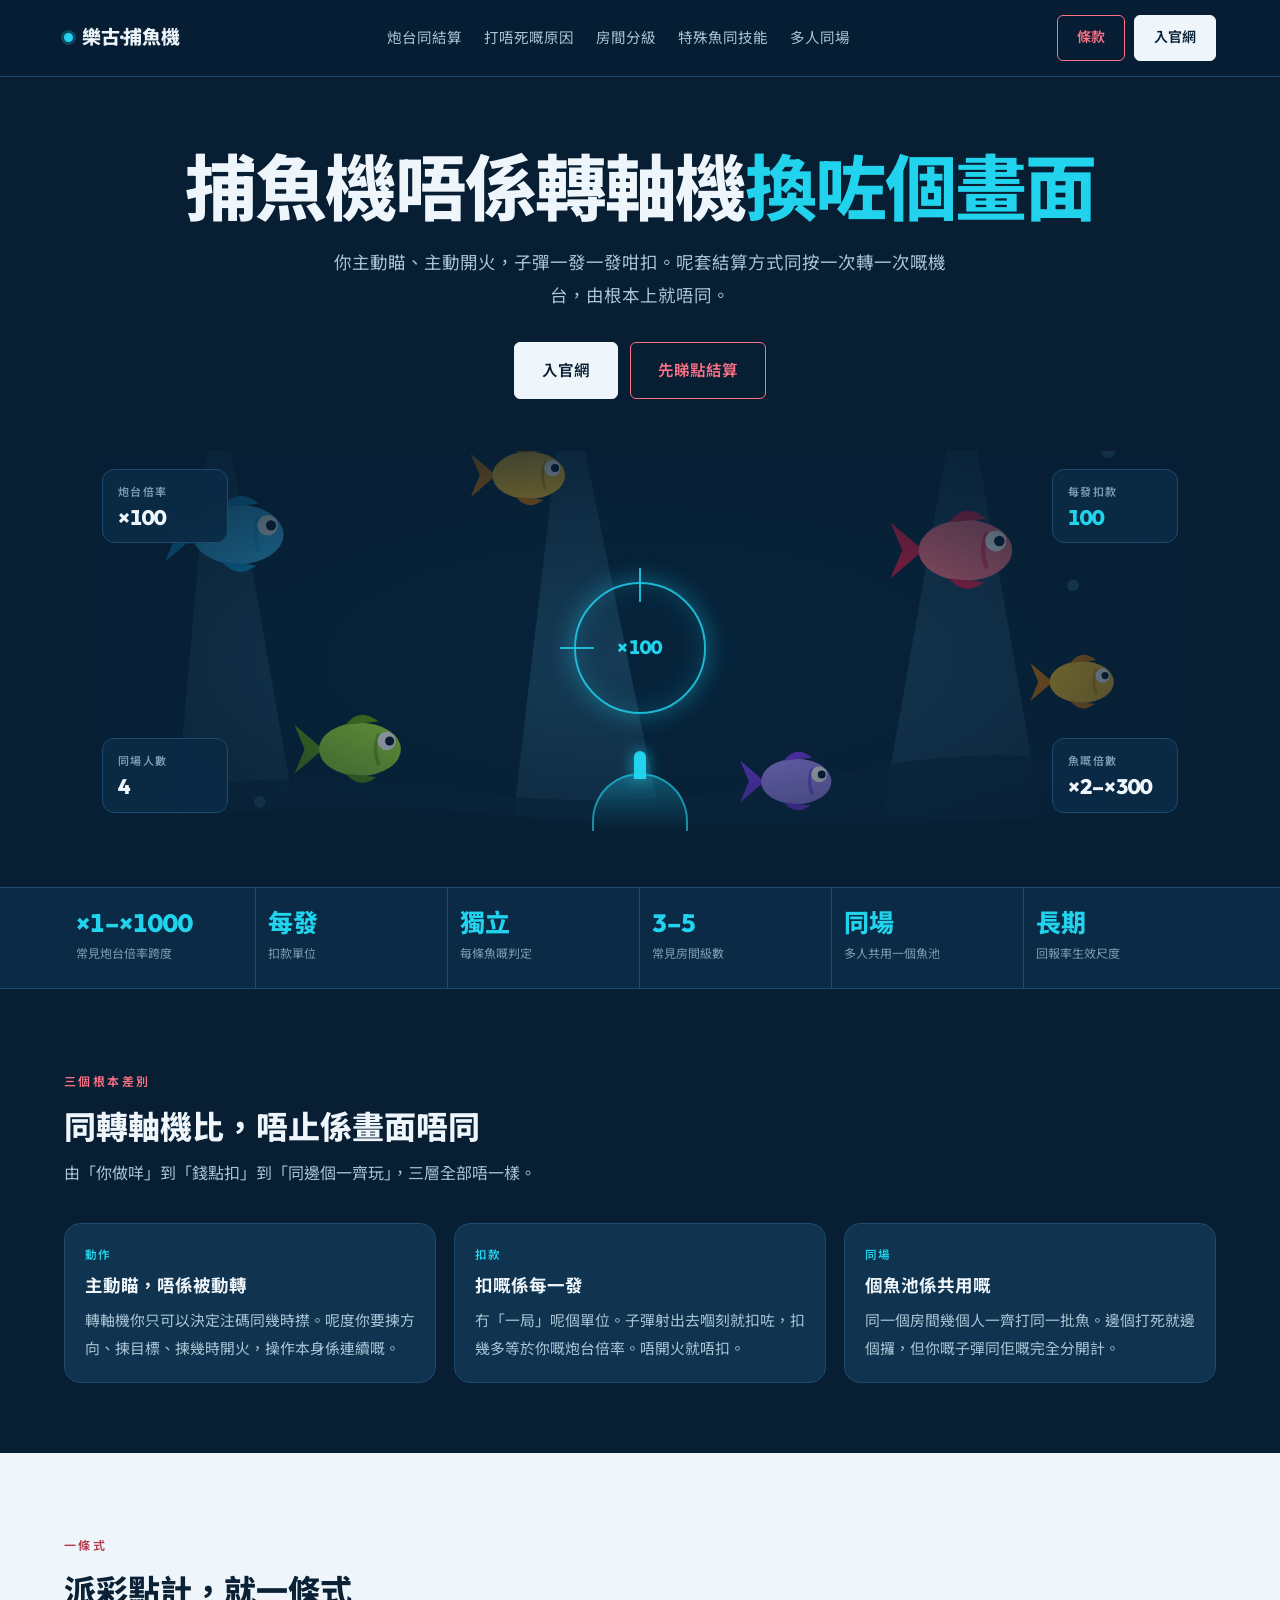
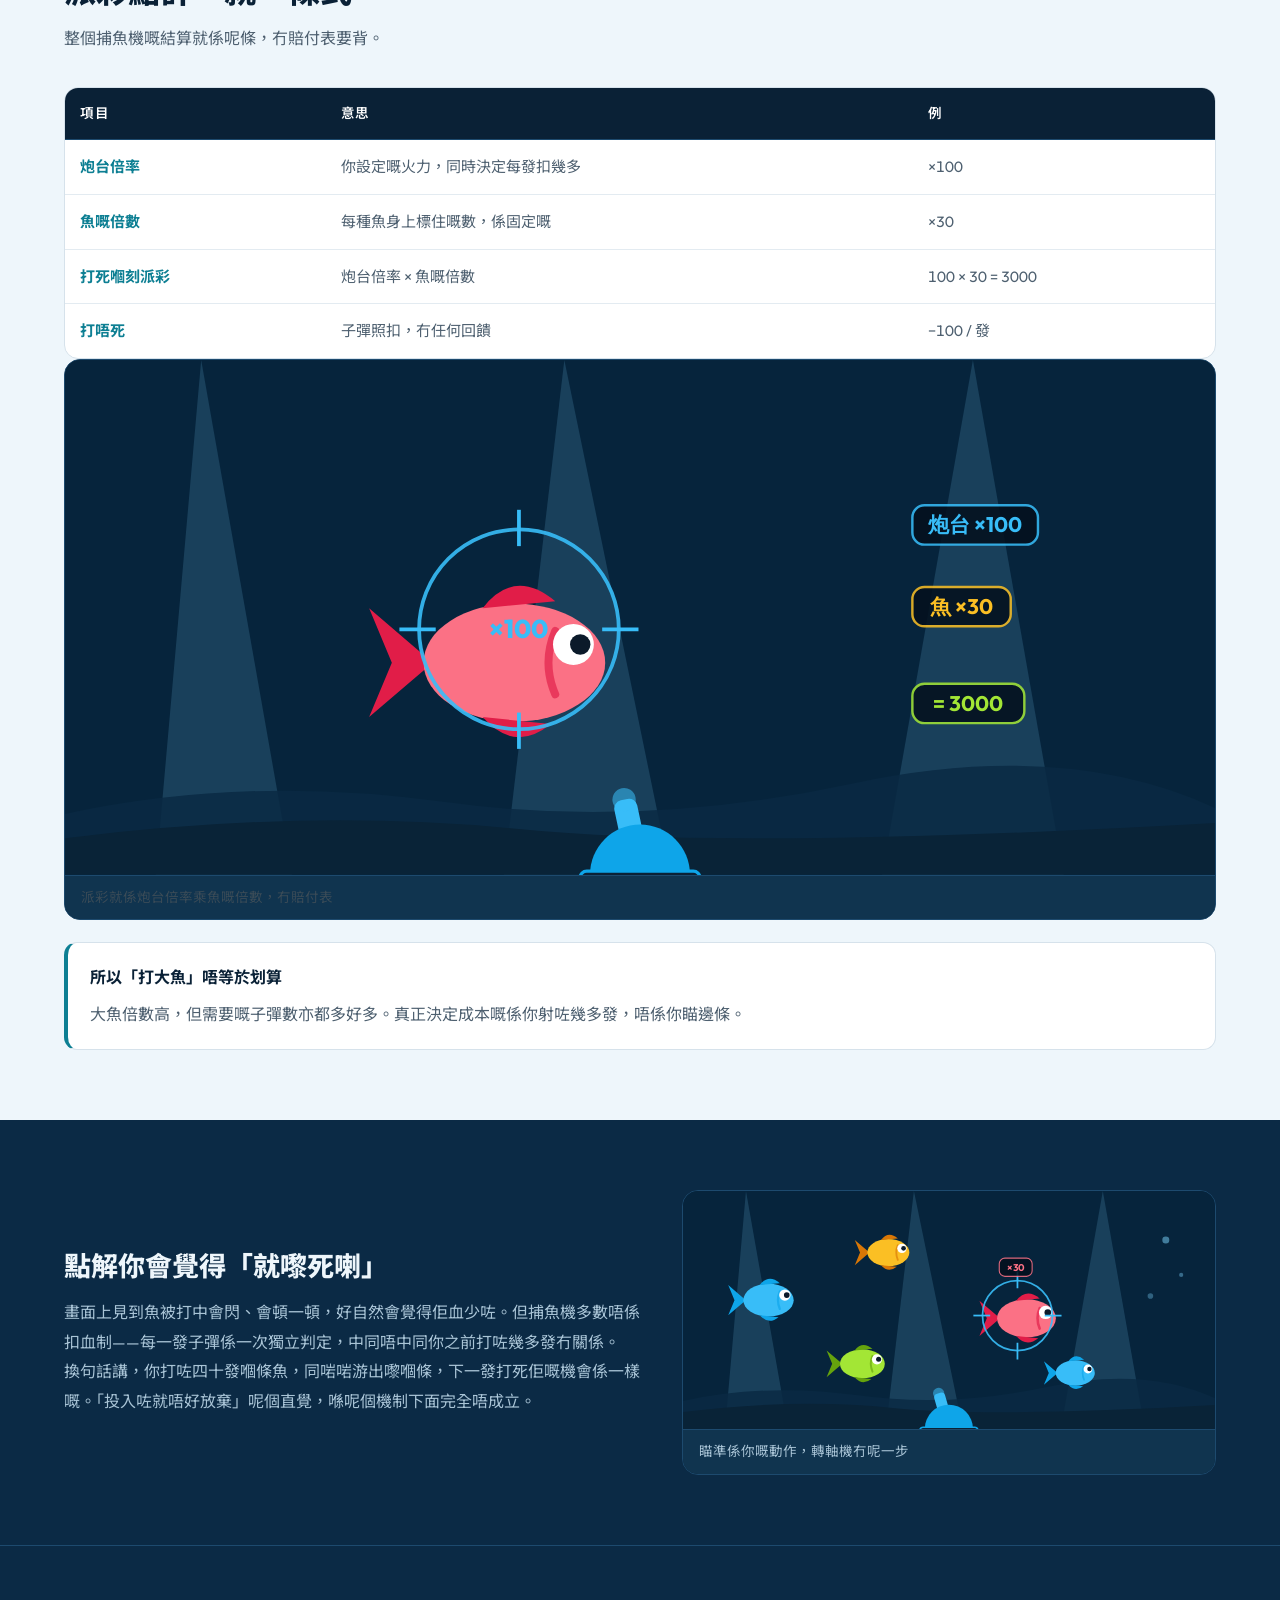
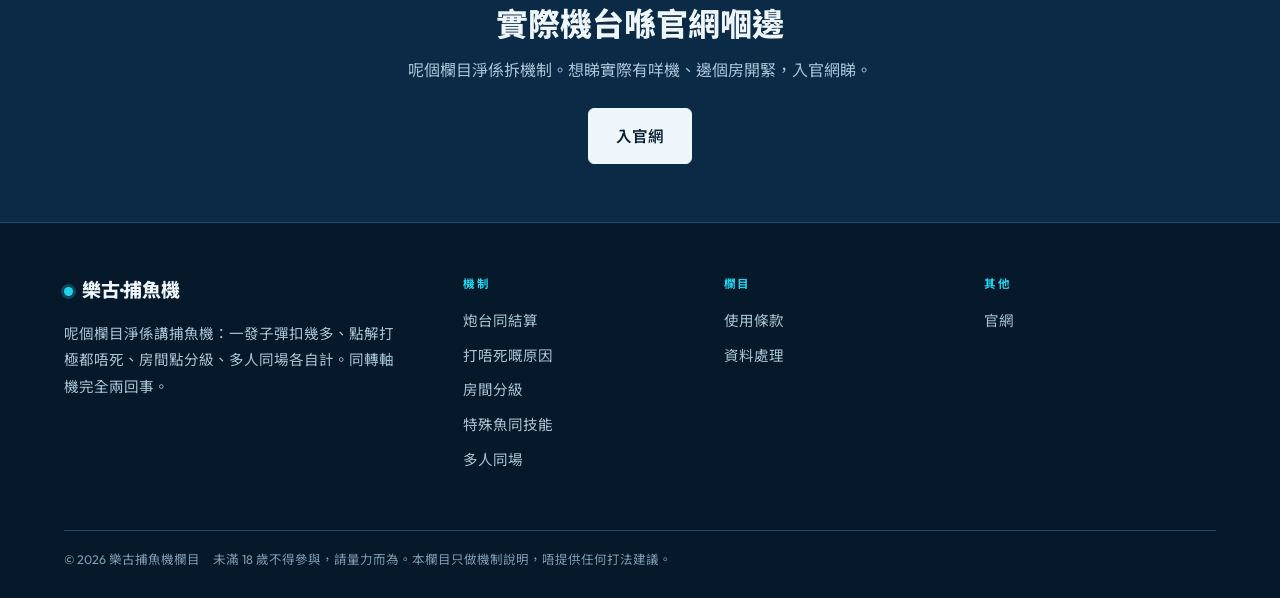
<file: index.html>
<!DOCTYPE html>
<html lang="zh-HK">
<head>
<meta charset="UTF-8">
<meta name="viewport" content="width=device-width,initial-scale=1">
<title>捕魚機點玩｜炮台倍率、結算方式同轉軸機嘅分別｜樂古</title>
<meta name="description" content="樂古娛樂逐項拆解捕魚機嘅機制：炮台倍率點樣決定每一發嘅扣款、派彩點計、點解打極都唔死，以及同轉軸機之間嘅三個根本差別。">
<link rel="canonical" href="https://lokguhk-slot.github.io/">
<link rel="preconnect" href="https://fonts.googleapis.com"><link rel="preconnect" href="https://fonts.gstatic.com" crossorigin><link href="https://fonts.googleapis.com/css2?family=Outfit:wght@300;400;500;600;800&family=Noto+Sans+HK:wght@400;500;700&display=swap" rel="stylesheet">
<link rel="stylesheet" href="cannondeck.css">
</head>
<body>
<header class="crest">
  <div class="crest-in">
    <a class="sign" href="/"><i></i>樂古·捕魚機</a>
    <nav class="midway"><a href="/cannonrate/">炮台同結算</a><a href="/killodds/">打唔死嘅原因</a><a href="/roomtier/">房間分級</a><a href="/bossfish/">特殊魚同技能</a><a href="/sharedsea/">多人同場</a></nav>
    <div class="endpair">
      <a class="key" href="/netterms/">條款</a>
      <a class="key fill" href="https://lokguhk.com?p=998307">入官網</a>
    </div>
  </div>
</header>
<main>
<section class="crown">
  <div class="span">
    <h1>捕魚機唔係轉軸機<em>換咗個畫面</em></h1>
    <p class="lede">你主動瞄、主動開火，子彈一發一發咁扣。呢套結算方式同按一次轉一次嘅機台，由根本上就唔同。</p>
    <div class="duo"><a class="key fill lg" href="https://lokguhk.com?p=998307">入官網</a><a class="key lg" href="/cannonrate/">先睇點結算</a></div>
  </div>
</section>

<div class="hud">
  <div class="hud-core">
    <svg class="hud-bg" viewBox="0 0 760 380" role="img" preserveAspectRatio="xMidYMid slice">
      <rect width="760" height="380" fill="#06243c"/><g opacity=".16"><path d="M90 0 L150 340 L60 340 Z" fill="#7dd3fc"/><path d="M330 0 L400 340 L290 340 Z" fill="#7dd3fc"/><path d="M600 0 L660 340 L540 340 Z" fill="#7dd3fc"/></g><path d="M0 300 Q120 274 250 292 T520 280 T760 296 L760 340 L0 340 Z" fill="#0a2a44" opacity=".85"/><path d="M0 316 Q160 296 300 310 T760 306 L760 340 L0 340 Z" fill="#092337"/>
      <g transform="translate(60,86) scale(0.78)"><path d="M22 40 L-6 16 L4 40 L-6 64 Z" fill="#0ea5e9"/><ellipse cx="58" cy="40" rx="40" ry="26" fill="#38bdf8"/><path d="M44 16 Q58 -2 76 13 Z" fill="#0ea5e9"/><path d="M44 64 Q58 80 74 67 Z" fill="#0ea5e9"/><path d="M76 26 Q70 40 76 54" fill="none" stroke="#0ea5e9" stroke-width="3.5" stroke-linecap="round" opacity=".65"/><circle cx="84" cy="32" r="9" fill="#ffffff"/><circle cx="87" cy="32" r="4.5" fill="#0b1a2a"/></g><g transform="translate(268,52) scale(0.62)"><path d="M22 40 L-6 16 L4 40 L-6 64 Z" fill="#d97706"/><ellipse cx="58" cy="40" rx="40" ry="26" fill="#fbbf24"/><path d="M44 16 Q58 -2 76 13 Z" fill="#d97706"/><path d="M44 64 Q58 80 74 67 Z" fill="#d97706"/><path d="M76 26 Q70 40 76 54" fill="none" stroke="#d97706" stroke-width="3.5" stroke-linecap="round" opacity=".65"/><circle cx="84" cy="32" r="9" fill="#ffffff"/><circle cx="87" cy="32" r="4.5" fill="#0b1a2a"/></g><g transform="translate(556,96) scale(0.8)"><path d="M22 40 L-6 16 L4 40 L-6 64 Z" fill="#e11d48"/><ellipse cx="58" cy="40" rx="40" ry="26" fill="#fb7185"/><path d="M44 16 Q58 -2 76 13 Z" fill="#e11d48"/><path d="M44 64 Q58 80 74 67 Z" fill="#e11d48"/><path d="M76 26 Q70 40 76 54" fill="none" stroke="#e11d48" stroke-width="3.5" stroke-linecap="round" opacity=".65"/><circle cx="84" cy="32" r="9" fill="#ffffff"/><circle cx="87" cy="32" r="4.5" fill="#0b1a2a"/></g>
      <g transform="translate(148,236) scale(0.7)"><path d="M22 40 L-6 16 L4 40 L-6 64 Z" fill="#65a30d"/><ellipse cx="58" cy="40" rx="40" ry="26" fill="#a3e635"/><path d="M44 16 Q58 -2 76 13 Z" fill="#65a30d"/><path d="M44 64 Q58 80 74 67 Z" fill="#65a30d"/><path d="M76 26 Q70 40 76 54" fill="none" stroke="#65a30d" stroke-width="3.5" stroke-linecap="round" opacity=".65"/><circle cx="84" cy="32" r="9" fill="#ffffff"/><circle cx="87" cy="32" r="4.5" fill="#0b1a2a"/></g><g transform="translate(452,262) scale(0.6)"><path d="M22 40 L-6 16 L4 40 L-6 64 Z" fill="#7c3aed"/><ellipse cx="58" cy="40" rx="40" ry="26" fill="#a78bfa"/><path d="M44 16 Q58 -2 76 13 Z" fill="#7c3aed"/><path d="M44 64 Q58 80 74 67 Z" fill="#7c3aed"/><path d="M76 26 Q70 40 76 54" fill="none" stroke="#7c3aed" stroke-width="3.5" stroke-linecap="round" opacity=".65"/><circle cx="84" cy="32" r="9" fill="#ffffff"/><circle cx="87" cy="32" r="4.5" fill="#0b1a2a"/></g><g transform="translate(650,196) scale(0.55)"><path d="M22 40 L-6 16 L4 40 L-6 64 Z" fill="#d97706"/><ellipse cx="58" cy="40" rx="40" ry="26" fill="#fbbf24"/><path d="M44 16 Q58 -2 76 13 Z" fill="#d97706"/><path d="M44 64 Q58 80 74 67 Z" fill="#d97706"/><path d="M76 26 Q70 40 76 54" fill="none" stroke="#d97706" stroke-width="3.5" stroke-linecap="round" opacity=".65"/><circle cx="84" cy="32" r="9" fill="#ffffff"/><circle cx="87" cy="32" r="4.5" fill="#0b1a2a"/></g>
      <circle cx="700" cy="60" r="5" fill="#7dd3fc" opacity="0.5"/><circle cx="722" cy="116" r="3" fill="#7dd3fc" opacity="0.42"/><circle cx="676" cy="152" r="4" fill="#7dd3fc" opacity="0.34"/><circle cx="120" cy="300" r="4" fill="#7dd3fc" opacity="0.3"/>
    </svg>
    <div class="sight"><b class="num">×100</b></div>
    <div class="barrel"></div>
    <div class="chit tl"><span>炮台倍率</span><b class="num">×100</b></div>
    <div class="chit tr hot"><span>每發扣款</span><b class="num">100</b></div>
    <div class="chit bl"><span>同場人數</span><b class="num">4</b></div>
    <div class="chit br"><span>魚嘅倍數</span><b class="num">×2–×300</b></div>
  </div>
</div>
<div class="gauge"><div class="gauge-in"><div class="g"><b class="num">×1–×1000</b><span>常見炮台倍率跨度</span></div><div class="g"><b class="num">每發</b><span>扣款單位</span></div><div class="g"><b class="num">獨立</b><span>每條魚嘅判定</span></div><div class="g"><b class="num">3–5</b><span>常見房間級數</span></div><div class="g"><b class="num">同場</b><span>多人共用一個魚池</span></div><div class="g"><b class="num">長期</b><span>回報率生效尺度</span></div></div></div>

<section class="deck">
  <div class="span">
    <div class="hd">
      <p class="mark">三個根本差別</p>
      <h2>同轉軸機比，唔止係畫面唔同</h2>
      <p>由「你做咩」到「錢點扣」到「同邊個一齊玩」，三層全部唔一樣。</p>
    </div>
    <div class="grid3">
      <article class="tile"><div class="in"><span class="lab">動作</span><h3>主動瞄，唔係被動轉</h3><p>轉軸機你只可以決定注碼同幾時㩒。呢度你要揀方向、揀目標、揀幾時開火，操作本身係連續嘅。</p></div></article>
      <article class="tile"><div class="in"><span class="lab">扣款</span><h3>扣嘅係每一發</h3><p>冇「一局」呢個單位。子彈射出去嗰刻就扣咗，扣幾多等於你嘅炮台倍率。唔開火就唔扣。</p></div></article>
      <article class="tile"><div class="in"><span class="lab">同場</span><h3>個魚池係共用嘅</h3><p>同一個房間幾個人一齊打同一批魚。邊個打死就邊個攞，但你嘅子彈同佢嘅完全分開計。</p></div></article>
    </div>
  </div>
</section>

<section class="deck foam">
  <div class="span">
    <div class="hd">
      <p class="mark">一條式</p>
      <h2>派彩點計，就一條式</h2>
      <p>整個捕魚機嘅結算就係呢條，冇賠付表要背。</p>
    </div>
    <div class="slidex">
    <table class="board">
      <tr><th>項目</th><th>意思</th><th>例</th></tr>
      <tr><td><b>炮台倍率</b></td><td>你設定嘅火力，同時決定每發扣幾多</td><td class="n">×100</td></tr>
      <tr><td><b>魚嘅倍數</b></td><td>每種魚身上標住嘅數，係固定嘅</td><td class="n">×30</td></tr>
      <tr><td><b>打死嗰刻派彩</b></td><td>炮台倍率 × 魚嘅倍數</td><td class="n">100 × 30 = 3000</td></tr>
      <tr><td><b>打唔死</b></td><td>子彈照扣，冇任何回饋</td><td class="n">−100 / 發</td></tr>
    </table>
    </div>
    <figure class="tank"><svg viewBox="0 0 760 340" role="img" preserveAspectRatio="xMidYMid slice"><rect width="760" height="340" fill="#06243c"/><g opacity=".16"><path d="M90 0 L150 340 L60 340 Z" fill="#7dd3fc"/><path d="M330 0 L400 340 L290 340 Z" fill="#7dd3fc"/><path d="M600 0 L660 340 L540 340 Z" fill="#7dd3fc"/></g><path d="M0 300 Q120 274 250 292 T520 280 T760 296 L760 340 L0 340 Z" fill="#0a2a44" opacity=".85"/><path d="M0 316 Q160 296 300 310 T760 306 L760 340 L0 340 Z" fill="#092337"/><g transform="translate(210,140) scale(1.5)"><path d="M22 40 L-6 16 L4 40 L-6 64 Z" fill="#e11d48"/><ellipse cx="58" cy="40" rx="40" ry="26" fill="#fb7185"/><path d="M44 16 Q58 -2 76 13 Z" fill="#e11d48"/><path d="M44 64 Q58 80 74 67 Z" fill="#e11d48"/><path d="M76 26 Q70 40 76 54" fill="none" stroke="#e11d48" stroke-width="3.5" stroke-linecap="round" opacity=".65"/><circle cx="84" cy="32" r="9" fill="#ffffff"/><circle cx="87" cy="32" r="4.5" fill="#0b1a2a"/></g><g transform="translate(300,178)"><circle r="66" fill="none" stroke="#38bdf8" stroke-width="2.5" opacity=".9"/><line x1="0" y1="-79" x2="0" y2="-55" stroke="#38bdf8" stroke-width="2.5"/><line x1="0" y1="55" x2="0" y2="79" stroke="#38bdf8" stroke-width="2.5"/><line x1="-79" y1="0" x2="-55" y2="0" stroke="#38bdf8" stroke-width="2.5"/><line x1="55" y1="0" x2="79" y2="0" stroke="#38bdf8" stroke-width="2.5"/><text x="0" y="6" text-anchor="middle" font-family="Outfit,sans-serif" font-size="17" font-weight="800" fill="#38bdf8">×100</text></g><g transform="translate(560,96)"><rect x="0" y="0" rx="8" width="83" height="26" fill="#04101d" opacity=".86" stroke="#38bdf8" stroke-width="1.6"/><text x="41.5" y="18" text-anchor="middle" font-family="Outfit,sans-serif" font-size="14" font-weight="700" fill="#38bdf8">炮台 ×100</text></g><g transform="translate(560,150)"><rect x="0" y="0" rx="8" width="65" height="26" fill="#04101d" opacity=".86" stroke="#fbbf24" stroke-width="1.6"/><text x="32.5" y="18" text-anchor="middle" font-family="Outfit,sans-serif" font-size="14" font-weight="700" fill="#fbbf24">魚 ×30</text></g><g transform="translate(560,214)"><rect x="0" y="0" rx="8" width="74" height="26" fill="#04101d" opacity=".86" stroke="#a3e635" stroke-width="1.6"/><text x="37.0" y="18" text-anchor="middle" font-family="Outfit,sans-serif" font-size="14" font-weight="700" fill="#a3e635">= 3000</text></g><g transform="translate(380,340) scale(1.1)"><g transform="rotate(-12)"><rect x="-7" y="-46" rx="5" width="14" height="46" fill="#38bdf8"/><circle cx="0" cy="-46" r="7" fill="#38bdf8" opacity=".55"/></g><path d="M-30 0 a30 30 0 0 1 60 0 Z" fill="#0ea5e9"/><rect x="-36" y="-2" rx="4" width="72" height="12" fill="#0b2237" stroke="#0ea5e9" stroke-width="2"/></g></svg><figcaption>派彩就係炮台倍率乘魚嘅倍數，冇賠付表</figcaption></figure>
    <div class="buoy">
      <h4>所以「打大魚」唔等於划算</h4>
      <p>大魚倍數高，但需要嘅子彈數亦都多好多。真正決定成本嘅係你射咗幾多發，唔係你瞄邊條。</p>
    </div>
  </div>
</section>

<section class="deck mid">
  <div class="span">
    <div class="pairbox">
      <div>
        <h3>點解你會覺得「就嚟死喇」</h3>
        <p>畫面上見到魚被打中會閃、會頓一頓，好自然會覺得佢血少咗。但捕魚機多數唔係扣血制——每一發子彈係一次獨立判定，中同唔中同你之前打咗幾多發冇關係。</p>
        <p>換句話講，你打咗四十發嗰條魚，同啱啱游出嚟嗰條，下一發打死佢嘅機會係一樣嘅。「投入咗就唔好放棄」呢個直覺，喺呢個機制下面完全唔成立。</p>
      </div>
      <figure class="tank"><svg viewBox="0 0 760 340" role="img" preserveAspectRatio="xMidYMid slice"><rect width="760" height="340" fill="#06243c"/><g opacity=".16"><path d="M90 0 L150 340 L60 340 Z" fill="#7dd3fc"/><path d="M330 0 L400 340 L290 340 Z" fill="#7dd3fc"/><path d="M600 0 L660 340 L540 340 Z" fill="#7dd3fc"/></g><path d="M0 300 Q120 274 250 292 T520 280 T760 296 L760 340 L0 340 Z" fill="#0a2a44" opacity=".85"/><path d="M0 316 Q160 296 300 310 T760 306 L760 340 L0 340 Z" fill="#092337"/><circle cx="690" cy="70" r="5" fill="#7dd3fc" opacity="0.5"/><circle cx="712" cy="120" r="3" fill="#7dd3fc" opacity="0.4"/><circle cx="668" cy="150" r="4" fill="#7dd3fc" opacity="0.35"/><g transform="translate(70,120) scale(0.9)"><path d="M22 40 L-6 16 L4 40 L-6 64 Z" fill="#0ea5e9"/><ellipse cx="58" cy="40" rx="40" ry="26" fill="#38bdf8"/><path d="M44 16 Q58 -2 76 13 Z" fill="#0ea5e9"/><path d="M44 64 Q58 80 74 67 Z" fill="#0ea5e9"/><path d="M76 26 Q70 40 76 54" fill="none" stroke="#0ea5e9" stroke-width="3.5" stroke-linecap="round" opacity=".65"/><circle cx="84" cy="32" r="9" fill="#ffffff"/><circle cx="87" cy="32" r="4.5" fill="#0b1a2a"/></g><g transform="translate(250,58) scale(0.75)"><path d="M22 40 L-6 16 L4 40 L-6 64 Z" fill="#d97706"/><ellipse cx="58" cy="40" rx="40" ry="26" fill="#fbbf24"/><path d="M44 16 Q58 -2 76 13 Z" fill="#d97706"/><path d="M44 64 Q58 80 74 67 Z" fill="#d97706"/><path d="M76 26 Q70 40 76 54" fill="none" stroke="#d97706" stroke-width="3.5" stroke-linecap="round" opacity=".65"/><circle cx="84" cy="32" r="9" fill="#ffffff"/><circle cx="87" cy="32" r="4.5" fill="#0b1a2a"/></g><g transform="translate(430,140) scale(1.05)"><path d="M22 40 L-6 16 L4 40 L-6 64 Z" fill="#e11d48"/><ellipse cx="58" cy="40" rx="40" ry="26" fill="#fb7185"/><path d="M44 16 Q58 -2 76 13 Z" fill="#e11d48"/><path d="M44 64 Q58 80 74 67 Z" fill="#e11d48"/><path d="M76 26 Q70 40 76 54" fill="none" stroke="#e11d48" stroke-width="3.5" stroke-linecap="round" opacity=".65"/><circle cx="84" cy="32" r="9" fill="#ffffff"/><circle cx="87" cy="32" r="4.5" fill="#0b1a2a"/></g><g transform="translate(210,215) scale(0.8)"><path d="M22 40 L-6 16 L4 40 L-6 64 Z" fill="#65a30d"/><ellipse cx="58" cy="40" rx="40" ry="26" fill="#a3e635"/><path d="M44 16 Q58 -2 76 13 Z" fill="#65a30d"/><path d="M44 64 Q58 80 74 67 Z" fill="#65a30d"/><path d="M76 26 Q70 40 76 54" fill="none" stroke="#65a30d" stroke-width="3.5" stroke-linecap="round" opacity=".65"/><circle cx="84" cy="32" r="9" fill="#ffffff"/><circle cx="87" cy="32" r="4.5" fill="#0b1a2a"/></g><g transform="translate(520,232) scale(0.7)"><path d="M22 40 L-6 16 L4 40 L-6 64 Z" fill="#0ea5e9"/><ellipse cx="58" cy="40" rx="40" ry="26" fill="#38bdf8"/><path d="M44 16 Q58 -2 76 13 Z" fill="#0ea5e9"/><path d="M44 64 Q58 80 74 67 Z" fill="#0ea5e9"/><path d="M76 26 Q70 40 76 54" fill="none" stroke="#0ea5e9" stroke-width="3.5" stroke-linecap="round" opacity=".65"/><circle cx="84" cy="32" r="9" fill="#ffffff"/><circle cx="87" cy="32" r="4.5" fill="#0b1a2a"/></g><g transform="translate(478,178)"><circle r="50" fill="none" stroke="#38bdf8" stroke-width="2.5" opacity=".9"/><line x1="0" y1="-63" x2="0" y2="-39" stroke="#38bdf8" stroke-width="2.5"/><line x1="0" y1="39" x2="0" y2="63" stroke="#38bdf8" stroke-width="2.5"/><line x1="-63" y1="0" x2="-39" y2="0" stroke="#38bdf8" stroke-width="2.5"/><line x1="39" y1="0" x2="63" y2="0" stroke="#38bdf8" stroke-width="2.5"/></g><g transform="translate(380,340) scale(1.15)"><g transform="rotate(-16)"><rect x="-7" y="-46" rx="5" width="14" height="46" fill="#38bdf8"/><circle cx="0" cy="-46" r="7" fill="#38bdf8" opacity=".55"/></g><path d="M-30 0 a30 30 0 0 1 60 0 Z" fill="#0ea5e9"/><rect x="-36" y="-2" rx="4" width="72" height="12" fill="#0b2237" stroke="#0ea5e9" stroke-width="2"/></g><g transform="translate(452,96)"><rect x="0" y="0" rx="8" width="47" height="26" fill="#04101d" opacity=".86" stroke="#fb7185" stroke-width="1.6"/><text x="23.5" y="18" text-anchor="middle" font-family="Outfit,sans-serif" font-size="14" font-weight="700" fill="#fb7185">×30</text></g></svg><figcaption>瞄準係你嘅動作，轉軸機冇呢一步</figcaption></figure>
    </div>
  </div>
</section>

<section class="anchor">
  <div class="span"><h2>實際機台喺官網嗰邊</h2><p>呢個欄目淨係拆機制。想睇實際有咩機、邊個房開緊，入官網睇。</p>
  <p style="margin-top:22px"><a class="key fill lg" href="https://lokguhk.com?p=998307">入官網</a></p></div>
</section>
</main>
<footer>
  <div class="span">
    <div class="fdock">
      <div>
        <span class="sign"><i></i>樂古·捕魚機</span>
        <p style="margin-top:12px;max-width:330px;font-size:14.5px">呢個欄目淨係講捕魚機：一發子彈扣幾多、點解打極都唔死、房間點分級、多人同場各自計。同轉軸機完全兩回事。</p>
      </div>
      <div><h4>機制</h4><a href="/cannonrate/">炮台同結算</a><a href="/killodds/">打唔死嘅原因</a><a href="/roomtier/">房間分級</a><a href="/bossfish/">特殊魚同技能</a><a href="/sharedsea/">多人同場</a></div>
      <div><h4>欄目</h4><a href="/netterms/">使用條款</a><a href="/datashoal/">資料處理</a></div>
      <div><h4>其他</h4><a href="https://lokguhk.com?p=998307">官網</a></div>
      <div class="fseal">© 2026 樂古捕魚機欄目　未滿 18 歲不得參與，請量力而為。本欄目只做機制說明，唔提供任何打法建議。</div>
    </div>
  </div>
</footer>
</body>
</html>
</file>
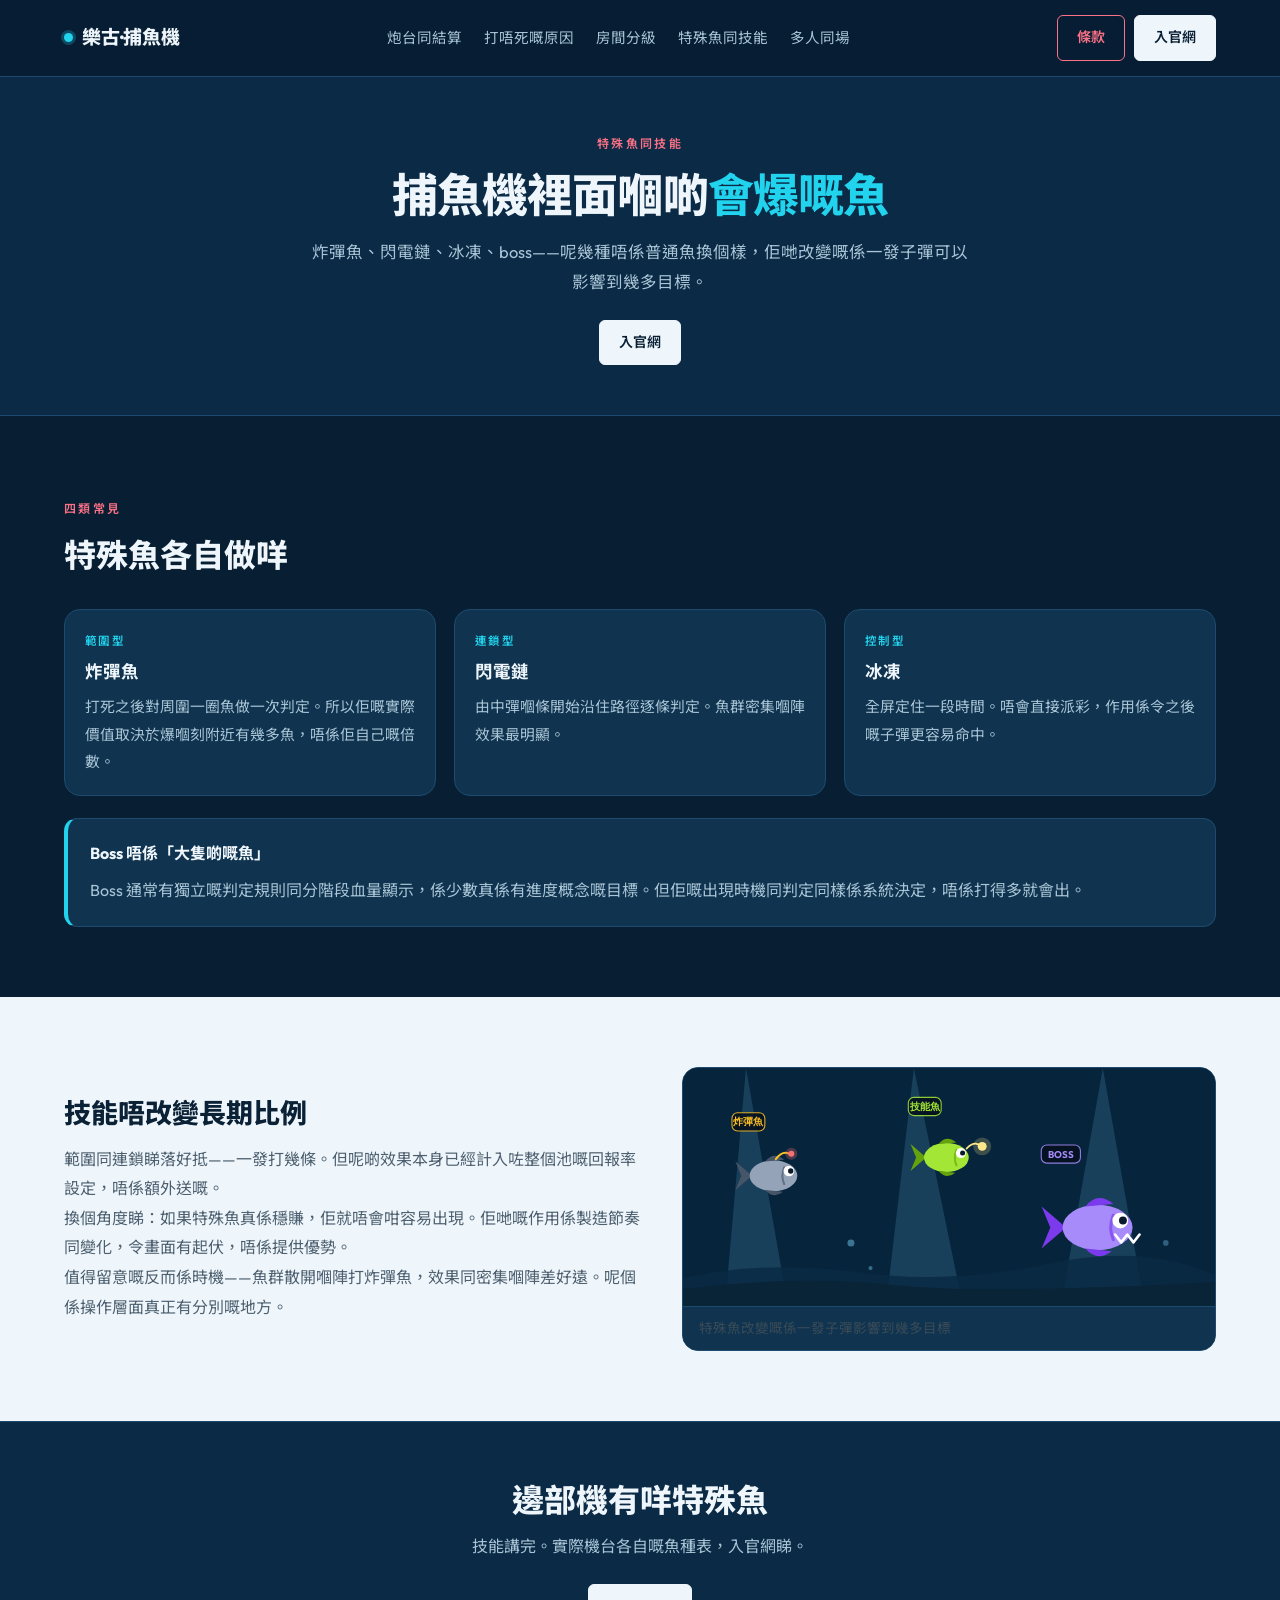
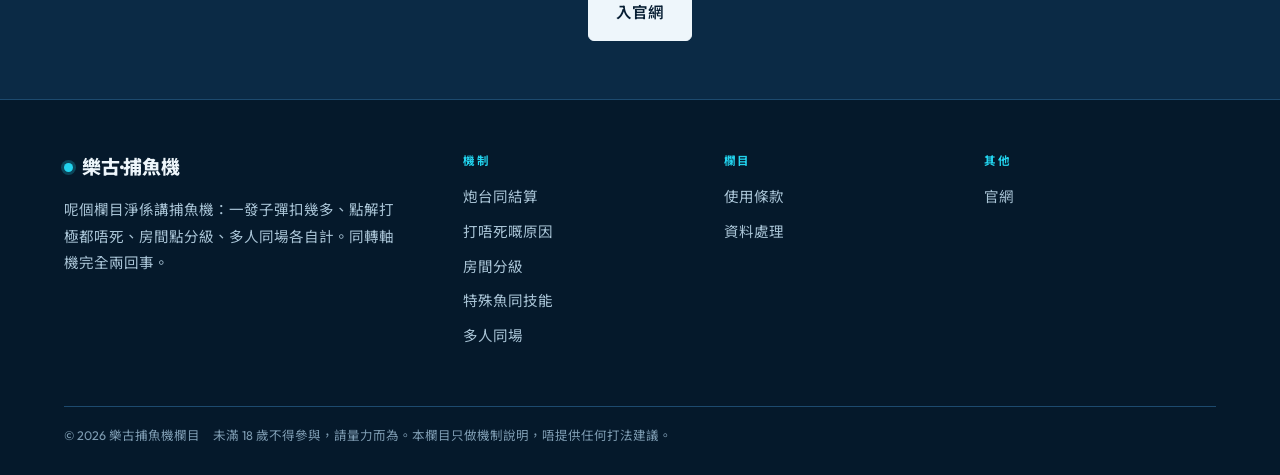
<file: bossfish/index.html>
<!DOCTYPE html>
<html lang="zh-HK">
<head>
<meta charset="UTF-8">
<meta name="viewport" content="width=device-width,initial-scale=1">
<title>捕魚機特殊魚同技能｜炸彈、閃電鏈同冰凍各自做咩｜樂古</title>
<meta name="description" content="樂古娛樂拆解捕魚機入面四類特殊魚：範圍型、連鎖型、控制型同 boss，以及點解呢啲技能唔會改變長期比例，以及邊個時機出手先真係有分別。">
<link rel="canonical" href="https://lokguhk-slot.github.io/bossfish/">
<link rel="preconnect" href="https://fonts.googleapis.com"><link rel="preconnect" href="https://fonts.gstatic.com" crossorigin><link href="https://fonts.googleapis.com/css2?family=Outfit:wght@300;400;500;600;800&family=Noto+Sans+HK:wght@400;500;700&display=swap" rel="stylesheet">
<link rel="stylesheet" href="/cannondeck.css">
</head>
<body>
<header class="crest">
  <div class="crest-in">
    <a class="sign" href="/"><i></i>樂古·捕魚機</a>
    <nav class="midway"><a href="/cannonrate/">炮台同結算</a><a href="/killodds/">打唔死嘅原因</a><a href="/roomtier/">房間分級</a><a href="/bossfish/">特殊魚同技能</a><a href="/sharedsea/">多人同場</a></nav>
    <div class="endpair">
      <a class="key" href="/netterms/">條款</a>
      <a class="key fill" href="https://lokguhk.com?p=998307">入官網</a>
    </div>
  </div>
</header>
<main>
<section class="ledgetop">
  <div class="span">
    <p class="mark">特殊魚同技能</p>
    <h1>捕魚機裡面嗰啲<em>會爆嘅魚</em></h1>
    <p class="lede">炸彈魚、閃電鏈、冰凍、boss——呢幾種唔係普通魚換個樣，佢哋改變嘅係一發子彈可以影響到幾多目標。</p>
    <p style="margin-top:22px"><a class="key fill" href="https://lokguhk.com?p=998307">入官網</a></p>
  </div>
</section>
<section class="deck">
  <div class="span">
    <div class="hd">
      <p class="mark">四類常見</p>
      <h2>特殊魚各自做咩</h2>
    </div>
    <div class="grid3">
      <article class="tile"><div class="in"><span class="lab">範圍型</span><h3>炸彈魚</h3><p>打死之後對周圍一圈魚做一次判定。所以佢嘅實際價值取決於爆嗰刻附近有幾多魚，唔係佢自己嘅倍數。</p></div></article>
      <article class="tile"><div class="in"><span class="lab">連鎖型</span><h3>閃電鏈</h3><p>由中彈嗰條開始沿住路徑逐條判定。魚群密集嗰陣效果最明顯。</p></div></article>
      <article class="tile"><div class="in"><span class="lab">控制型</span><h3>冰凍</h3><p>全屏定住一段時間。唔會直接派彩，作用係令之後嘅子彈更容易命中。</p></div></article>
    </div>
    <div class="buoy">
      <h4>Boss 唔係「大隻啲嘅魚」</h4>
      <p>Boss 通常有獨立嘅判定規則同分階段血量顯示，係少數真係有進度概念嘅目標。但佢嘅出現時機同判定同樣係系統決定，唔係打得多就會出。</p>
    </div>
  </div>
</section>

<section class="deck foam">
  <div class="span">
    <div class="pairbox">
      <div>
        <h3>技能唔改變長期比例</h3>
        <p>範圍同連鎖睇落好抵——一發打幾條。但呢啲效果本身已經計入咗整個池嘅回報率設定，唔係額外送嘅。</p>
        <p>換個角度睇：如果特殊魚真係穩賺，佢就唔會咁容易出現。佢哋嘅作用係製造節奏同變化，令畫面有起伏，唔係提供優勢。</p>
        <p>值得留意嘅反而係時機——魚群散開嗰陣打炸彈魚，效果同密集嗰陣差好遠。呢個係操作層面真正有分別嘅地方。</p>
      </div>
      <figure class="tank"><svg viewBox="0 0 760 340" role="img" preserveAspectRatio="xMidYMid slice"><rect width="760" height="340" fill="#06243c"/><g opacity=".16"><path d="M90 0 L150 340 L60 340 Z" fill="#7dd3fc"/><path d="M330 0 L400 340 L290 340 Z" fill="#7dd3fc"/><path d="M600 0 L660 340 L540 340 Z" fill="#7dd3fc"/></g><path d="M0 300 Q120 274 250 292 T520 280 T760 296 L760 340 L0 340 Z" fill="#0a2a44" opacity=".85"/><path d="M0 316 Q160 296 300 310 T760 306 L760 340 L0 340 Z" fill="#092337"/><g transform="translate(80,120) scale(0.85)"><path d="M22 40 L-6 16 L4 40 L-6 64 Z" fill="#475569"/><ellipse cx="58" cy="40" rx="40" ry="26" fill="#94a3b8"/><path d="M44 16 Q58 -2 76 13 Z" fill="#475569"/><path d="M44 64 Q58 80 74 67 Z" fill="#475569"/><path d="M76 26 Q70 40 76 54" fill="none" stroke="#475569" stroke-width="3.5" stroke-linecap="round" opacity=".65"/><circle cx="84" cy="32" r="9" fill="#ffffff"/><circle cx="87" cy="32" r="4.5" fill="#0b1a2a"/><path d="M62 12 q12 -16 24 -8" fill="none" stroke="#fbbf24" stroke-width="3.5" stroke-linecap="round"/><circle cx="88" cy="3" r="5" fill="#f87171"/><circle cx="88" cy="3" r="10" fill="#f87171" opacity=".28"/></g><g transform="translate(70,64)"><rect x="0" y="0" rx="8" width="47" height="26" fill="#04101d" opacity=".86" stroke="#fbbf24" stroke-width="1.6"/><text x="23.5" y="18" text-anchor="middle" font-family="Outfit,sans-serif" font-size="14" font-weight="700" fill="#fbbf24">炸彈魚</text></g><g transform="translate(330,96) scale(0.8)"><path d="M22 40 L-6 16 L4 40 L-6 64 Z" fill="#65a30d"/><ellipse cx="58" cy="40" rx="40" ry="26" fill="#a3e635"/><path d="M44 16 Q58 -2 76 13 Z" fill="#65a30d"/><path d="M44 64 Q58 80 74 67 Z" fill="#65a30d"/><path d="M76 26 Q70 40 76 54" fill="none" stroke="#65a30d" stroke-width="3.5" stroke-linecap="round" opacity=".65"/><circle cx="84" cy="32" r="9" fill="#ffffff"/><circle cx="87" cy="32" r="4.5" fill="#0b1a2a"/><path d="M94 24 q16 -16 26 -3" fill="none" stroke="#fde68a" stroke-width="3" stroke-linecap="round"/><circle cx="122" cy="20" r="8" fill="#fde68a"/><circle cx="122" cy="20" r="16" fill="#fde68a" opacity=".22"/></g><g transform="translate(322,42)"><rect x="0" y="0" rx="8" width="47" height="26" fill="#04101d" opacity=".86" stroke="#a3e635" stroke-width="1.6"/><text x="23.5" y="18" text-anchor="middle" font-family="Outfit,sans-serif" font-size="14" font-weight="700" fill="#a3e635">技能魚</text></g><g transform="translate(520,178) scale(1.25)"><path d="M22 40 L-6 16 L4 40 L-6 64 Z" fill="#7c3aed"/><ellipse cx="58" cy="40" rx="40" ry="26" fill="#a78bfa"/><path d="M44 16 Q58 -2 76 13 Z" fill="#7c3aed"/><path d="M44 64 Q58 80 74 67 Z" fill="#7c3aed"/><path d="M76 26 Q70 40 76 54" fill="none" stroke="#7c3aed" stroke-width="3.5" stroke-linecap="round" opacity=".65"/><circle cx="84" cy="32" r="9" fill="#ffffff"/><circle cx="87" cy="32" r="4.5" fill="#0b1a2a"/><path d="M78 48 l7 9 l7 -9 l7 9 l7 -9" fill="none" stroke="#fff" stroke-width="3" stroke-linejoin="round" stroke-linecap="round"/></g><g transform="translate(512,110)"><rect x="0" y="0" rx="8" width="56" height="26" fill="#04101d" opacity=".86" stroke="#a78bfa" stroke-width="1.6"/><text x="28.0" y="18" text-anchor="middle" font-family="Outfit,sans-serif" font-size="14" font-weight="700" fill="#a78bfa">BOSS</text></g><circle cx="240" cy="250" r="5" fill="#7dd3fc" opacity="0.45"/><circle cx="268" cy="286" r="3" fill="#7dd3fc" opacity="0.4"/><circle cx="690" cy="250" r="4" fill="#7dd3fc" opacity="0.35"/></svg><figcaption>特殊魚改變嘅係一發子彈影響到幾多目標</figcaption></figure>
    </div>
  </div>
</section>

<section class="anchor">
  <div class="span"><h2>邊部機有咩特殊魚</h2><p>技能講完。實際機台各自嘅魚種表，入官網睇。</p>
  <p style="margin-top:22px"><a class="key fill lg" href="https://lokguhk.com?p=998307">入官網</a></p></div>
</section>
</main>
<footer>
  <div class="span">
    <div class="fdock">
      <div>
        <span class="sign"><i></i>樂古·捕魚機</span>
        <p style="margin-top:12px;max-width:330px;font-size:14.5px">呢個欄目淨係講捕魚機：一發子彈扣幾多、點解打極都唔死、房間點分級、多人同場各自計。同轉軸機完全兩回事。</p>
      </div>
      <div><h4>機制</h4><a href="/cannonrate/">炮台同結算</a><a href="/killodds/">打唔死嘅原因</a><a href="/roomtier/">房間分級</a><a href="/bossfish/">特殊魚同技能</a><a href="/sharedsea/">多人同場</a></div>
      <div><h4>欄目</h4><a href="/netterms/">使用條款</a><a href="/datashoal/">資料處理</a></div>
      <div><h4>其他</h4><a href="https://lokguhk.com?p=998307">官網</a></div>
      <div class="fseal">© 2026 樂古捕魚機欄目　未滿 18 歲不得參與，請量力而為。本欄目只做機制說明，唔提供任何打法建議。</div>
    </div>
  </div>
</footer>
</body>
</html>
</file>
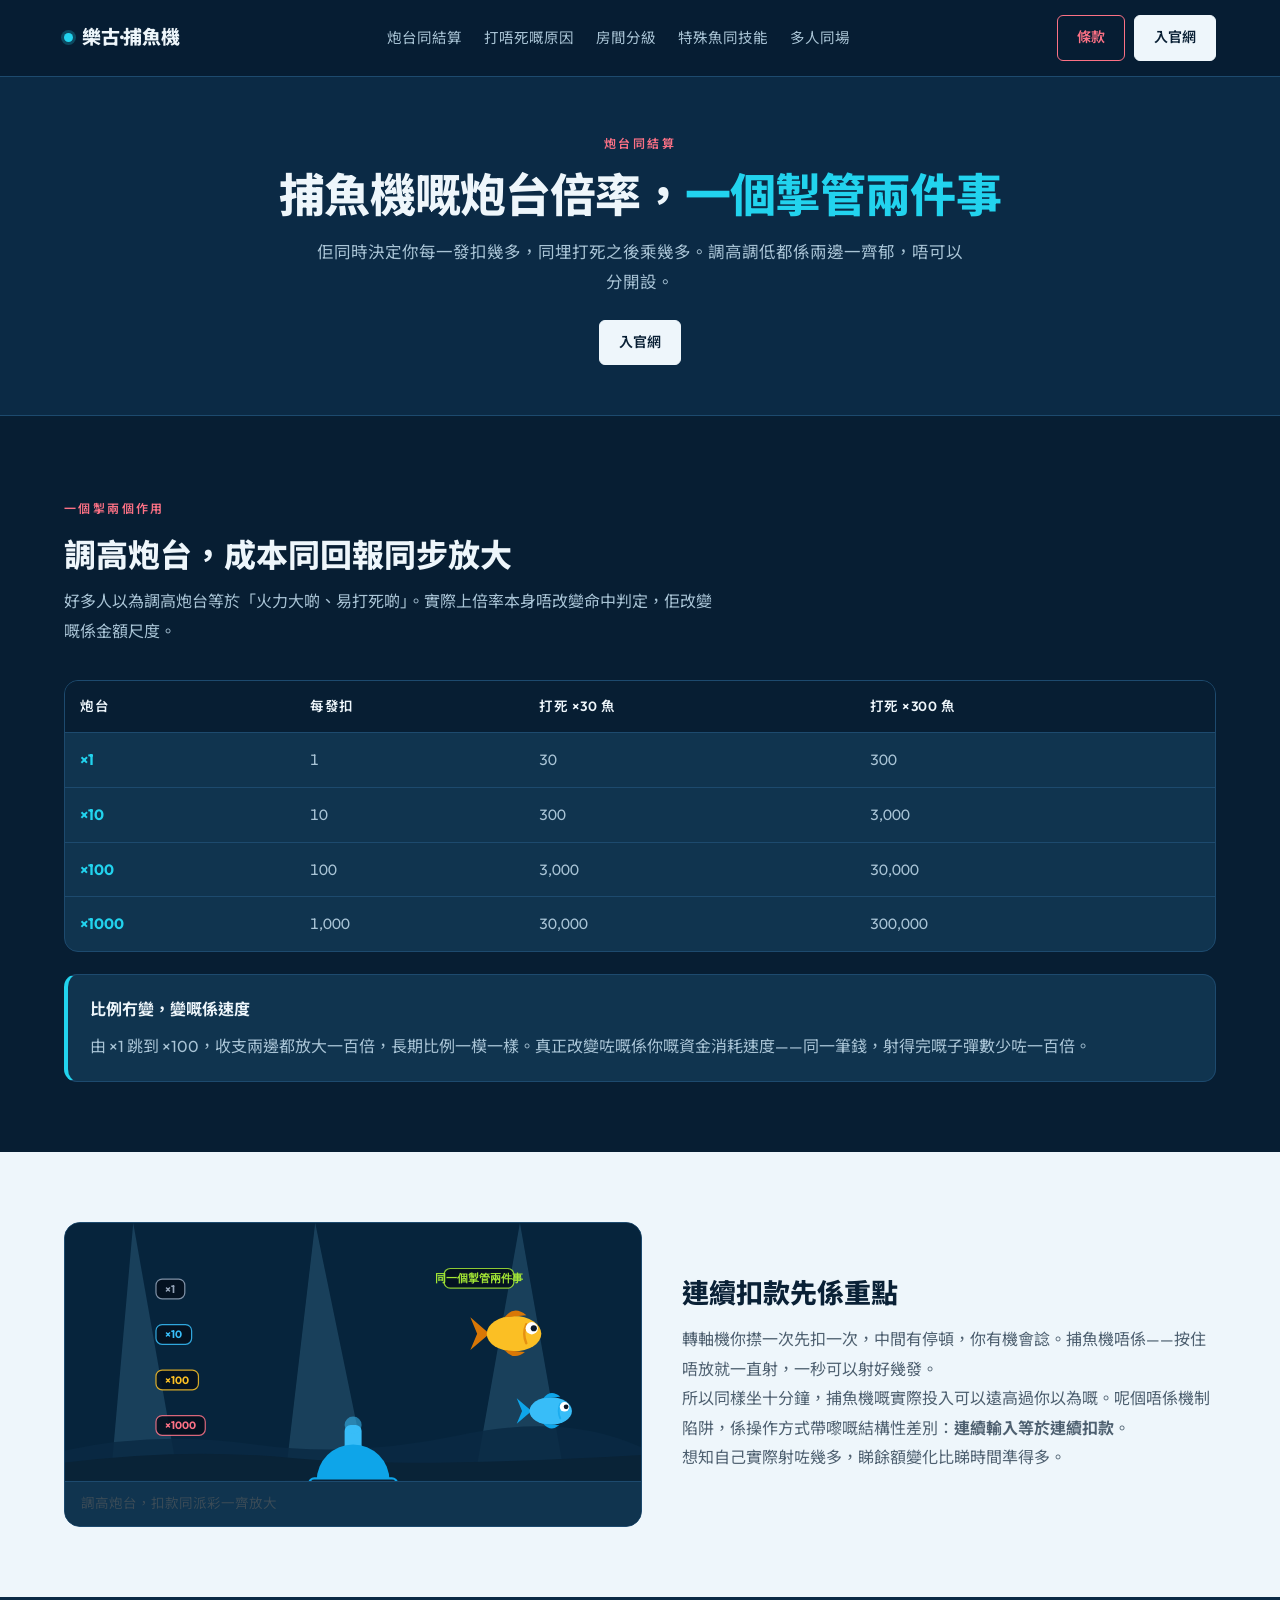
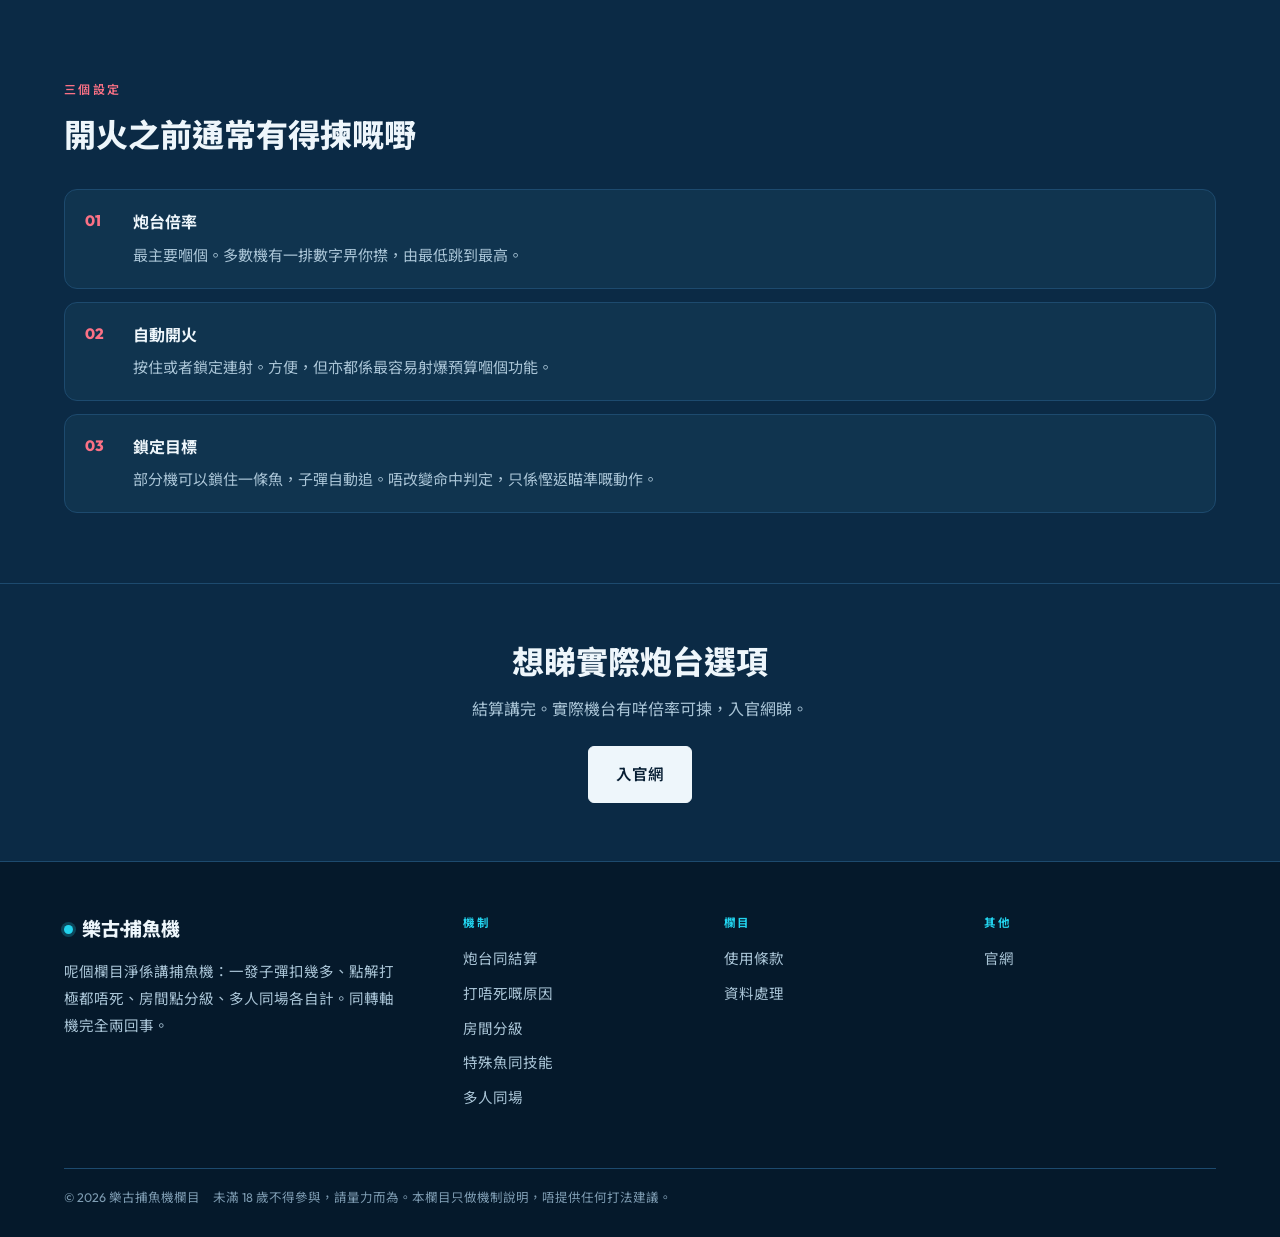
<file: cannonrate/index.html>
<!DOCTYPE html>
<html lang="zh-HK">
<head>
<meta charset="UTF-8">
<meta name="viewport" content="width=device-width,initial-scale=1">
<title>捕魚機炮台倍率點運作｜每發扣款同派彩嘅算式｜樂古</title>
<meta name="description" content="樂古娛樂講解捕魚機嘅炮台倍率點樣同時決定每一發嘅扣款同派彩倍數，以及調高倍率之後真正改變咗嘅究竟係咩，用一張倍率對照表睇清楚。">
<link rel="canonical" href="https://lokguhk-slot.github.io/cannonrate/">
<link rel="preconnect" href="https://fonts.googleapis.com"><link rel="preconnect" href="https://fonts.gstatic.com" crossorigin><link href="https://fonts.googleapis.com/css2?family=Outfit:wght@300;400;500;600;800&family=Noto+Sans+HK:wght@400;500;700&display=swap" rel="stylesheet">
<link rel="stylesheet" href="/cannondeck.css">
</head>
<body>
<header class="crest">
  <div class="crest-in">
    <a class="sign" href="/"><i></i>樂古·捕魚機</a>
    <nav class="midway"><a href="/cannonrate/">炮台同結算</a><a href="/killodds/">打唔死嘅原因</a><a href="/roomtier/">房間分級</a><a href="/bossfish/">特殊魚同技能</a><a href="/sharedsea/">多人同場</a></nav>
    <div class="endpair">
      <a class="key" href="/netterms/">條款</a>
      <a class="key fill" href="https://lokguhk.com?p=998307">入官網</a>
    </div>
  </div>
</header>
<main>
<section class="ledgetop">
  <div class="span">
    <p class="mark">炮台同結算</p>
    <h1>捕魚機嘅炮台倍率，<em>一個掣管兩件事</em></h1>
    <p class="lede">佢同時決定你每一發扣幾多，同埋打死之後乘幾多。調高調低都係兩邊一齊郁，唔可以分開設。</p>
    <p style="margin-top:22px"><a class="key fill" href="https://lokguhk.com?p=998307">入官網</a></p>
  </div>
</section>
<section class="deck">
  <div class="span">
    <div class="hd">
      <p class="mark">一個掣兩個作用</p>
      <h2>調高炮台，成本同回報同步放大</h2>
      <p>好多人以為調高炮台等於「火力大啲、易打死啲」。實際上倍率本身唔改變命中判定，佢改變嘅係金額尺度。</p>
    </div>
    <div class="slidex">
    <table class="board">
      <tr><th>炮台</th><th>每發扣</th><th>打死 ×30 魚</th><th>打死 ×300 魚</th></tr>
      <tr><td><b>×1</b></td><td class="n">1</td><td class="n">30</td><td class="n">300</td></tr>
      <tr><td><b>×10</b></td><td class="n">10</td><td class="n">300</td><td class="n">3,000</td></tr>
      <tr><td><b>×100</b></td><td class="n">100</td><td class="n">3,000</td><td class="n">30,000</td></tr>
      <tr><td><b>×1000</b></td><td class="n">1,000</td><td class="n">30,000</td><td class="n">300,000</td></tr>
    </table>
    </div>
    <div class="buoy">
      <h4>比例冇變，變嘅係速度</h4>
      <p>由 ×1 跳到 ×100，收支兩邊都放大一百倍，長期比例一模一樣。真正改變咗嘅係你嘅資金消耗速度——同一筆錢，射得完嘅子彈數少咗一百倍。</p>
    </div>
  </div>
</section>

<section class="deck foam">
  <div class="span">
    <div class="pairbox">
      <figure class="tank"><svg viewBox="0 0 760 340" role="img" preserveAspectRatio="xMidYMid slice"><rect width="760" height="340" fill="#06243c"/><g opacity=".16"><path d="M90 0 L150 340 L60 340 Z" fill="#7dd3fc"/><path d="M330 0 L400 340 L290 340 Z" fill="#7dd3fc"/><path d="M600 0 L660 340 L540 340 Z" fill="#7dd3fc"/></g><path d="M0 300 Q120 274 250 292 T520 280 T760 296 L760 340 L0 340 Z" fill="#0a2a44" opacity=".85"/><path d="M0 316 Q160 296 300 310 T760 306 L760 340 L0 340 Z" fill="#092337"/><g transform="translate(380,340) scale(1.6)"><g transform="rotate(0)"><rect x="-7" y="-46" rx="5" width="14" height="46" fill="#38bdf8"/><circle cx="0" cy="-46" r="7" fill="#38bdf8" opacity=".55"/></g><path d="M-30 0 a30 30 0 0 1 60 0 Z" fill="#0ea5e9"/><rect x="-36" y="-2" rx="4" width="72" height="12" fill="#0b2237" stroke="#0ea5e9" stroke-width="2"/></g><g transform="translate(120,74)"><rect x="0" y="0" rx="8" width="38" height="26" fill="#04101d" opacity=".86" stroke="#94a3b8" stroke-width="1.6"/><text x="19.0" y="18" text-anchor="middle" font-family="Outfit,sans-serif" font-size="14" font-weight="700" fill="#94a3b8">×1</text></g><g transform="translate(120,134)"><rect x="0" y="0" rx="8" width="47" height="26" fill="#04101d" opacity=".86" stroke="#38bdf8" stroke-width="1.6"/><text x="23.5" y="18" text-anchor="middle" font-family="Outfit,sans-serif" font-size="14" font-weight="700" fill="#38bdf8">×10</text></g><g transform="translate(120,194)"><rect x="0" y="0" rx="8" width="56" height="26" fill="#04101d" opacity=".86" stroke="#fbbf24" stroke-width="1.6"/><text x="28.0" y="18" text-anchor="middle" font-family="Outfit,sans-serif" font-size="14" font-weight="700" fill="#fbbf24">×100</text></g><g transform="translate(120,254)"><rect x="0" y="0" rx="8" width="65" height="26" fill="#04101d" opacity=".86" stroke="#fb7185" stroke-width="1.6"/><text x="32.5" y="18" text-anchor="middle" font-family="Outfit,sans-serif" font-size="14" font-weight="700" fill="#fb7185">×1000</text></g><g transform="translate(540,110) scale(0.9)"><path d="M22 40 L-6 16 L4 40 L-6 64 Z" fill="#d97706"/><ellipse cx="58" cy="40" rx="40" ry="26" fill="#fbbf24"/><path d="M44 16 Q58 -2 76 13 Z" fill="#d97706"/><path d="M44 64 Q58 80 74 67 Z" fill="#d97706"/><path d="M76 26 Q70 40 76 54" fill="none" stroke="#d97706" stroke-width="3.5" stroke-linecap="round" opacity=".65"/><circle cx="84" cy="32" r="9" fill="#ffffff"/><circle cx="87" cy="32" r="4.5" fill="#0b1a2a"/></g><g transform="translate(600,220) scale(0.7)"><path d="M22 40 L-6 16 L4 40 L-6 64 Z" fill="#0ea5e9"/><ellipse cx="58" cy="40" rx="40" ry="26" fill="#38bdf8"/><path d="M44 16 Q58 -2 76 13 Z" fill="#0ea5e9"/><path d="M44 64 Q58 80 74 67 Z" fill="#0ea5e9"/><path d="M76 26 Q70 40 76 54" fill="none" stroke="#0ea5e9" stroke-width="3.5" stroke-linecap="round" opacity=".65"/><circle cx="84" cy="32" r="9" fill="#ffffff"/><circle cx="87" cy="32" r="4.5" fill="#0b1a2a"/></g><g transform="translate(500,60)"><rect x="0" y="0" rx="8" width="92" height="26" fill="#04101d" opacity=".86" stroke="#a3e635" stroke-width="1.6"/><text x="46.0" y="18" text-anchor="middle" font-family="Outfit,sans-serif" font-size="14" font-weight="700" fill="#a3e635">同一個掣管兩件事</text></g></svg><figcaption>調高炮台，扣款同派彩一齊放大</figcaption></figure>
      <div>
        <h3>連續扣款先係重點</h3>
        <p>轉軸機你㩒一次先扣一次，中間有停頓，你有機會諗。捕魚機唔係——按住唔放就一直射，一秒可以射好幾發。</p>
        <p>所以同樣坐十分鐘，捕魚機嘅實際投入可以遠高過你以為嘅。呢個唔係機制陷阱，係操作方式帶嚟嘅結構性差別：<b>連續輸入等於連續扣款</b>。</p>
        <p>想知自己實際射咗幾多，睇餘額變化比睇時間準得多。</p>
      </div>
    </div>
  </div>
</section>

<section class="deck mid">
  <div class="span">
    <div class="hd">
      <p class="mark">三個設定</p>
      <h2>開火之前通常有得揀嘅嘢</h2>
    </div>
    <ol class="chain">
      <li><b>炮台倍率</b><span>最主要嗰個。多數機有一排數字畀你㩒，由最低跳到最高。</span></li>
      <li><b>自動開火</b><span>按住或者鎖定連射。方便，但亦都係最容易射爆預算嗰個功能。</span></li>
      <li><b>鎖定目標</b><span>部分機可以鎖住一條魚，子彈自動追。唔改變命中判定，只係慳返瞄準嘅動作。</span></li>
    </ol>
  </div>
</section>

<section class="anchor">
  <div class="span"><h2>想睇實際炮台選項</h2><p>結算講完。實際機台有咩倍率可揀，入官網睇。</p>
  <p style="margin-top:22px"><a class="key fill lg" href="https://lokguhk.com?p=998307">入官網</a></p></div>
</section>
</main>
<footer>
  <div class="span">
    <div class="fdock">
      <div>
        <span class="sign"><i></i>樂古·捕魚機</span>
        <p style="margin-top:12px;max-width:330px;font-size:14.5px">呢個欄目淨係講捕魚機：一發子彈扣幾多、點解打極都唔死、房間點分級、多人同場各自計。同轉軸機完全兩回事。</p>
      </div>
      <div><h4>機制</h4><a href="/cannonrate/">炮台同結算</a><a href="/killodds/">打唔死嘅原因</a><a href="/roomtier/">房間分級</a><a href="/bossfish/">特殊魚同技能</a><a href="/sharedsea/">多人同場</a></div>
      <div><h4>欄目</h4><a href="/netterms/">使用條款</a><a href="/datashoal/">資料處理</a></div>
      <div><h4>其他</h4><a href="https://lokguhk.com?p=998307">官網</a></div>
      <div class="fseal">© 2026 樂古捕魚機欄目　未滿 18 歲不得參與，請量力而為。本欄目只做機制說明，唔提供任何打法建議。</div>
    </div>
  </div>
</footer>
</body>
</html>
</file>
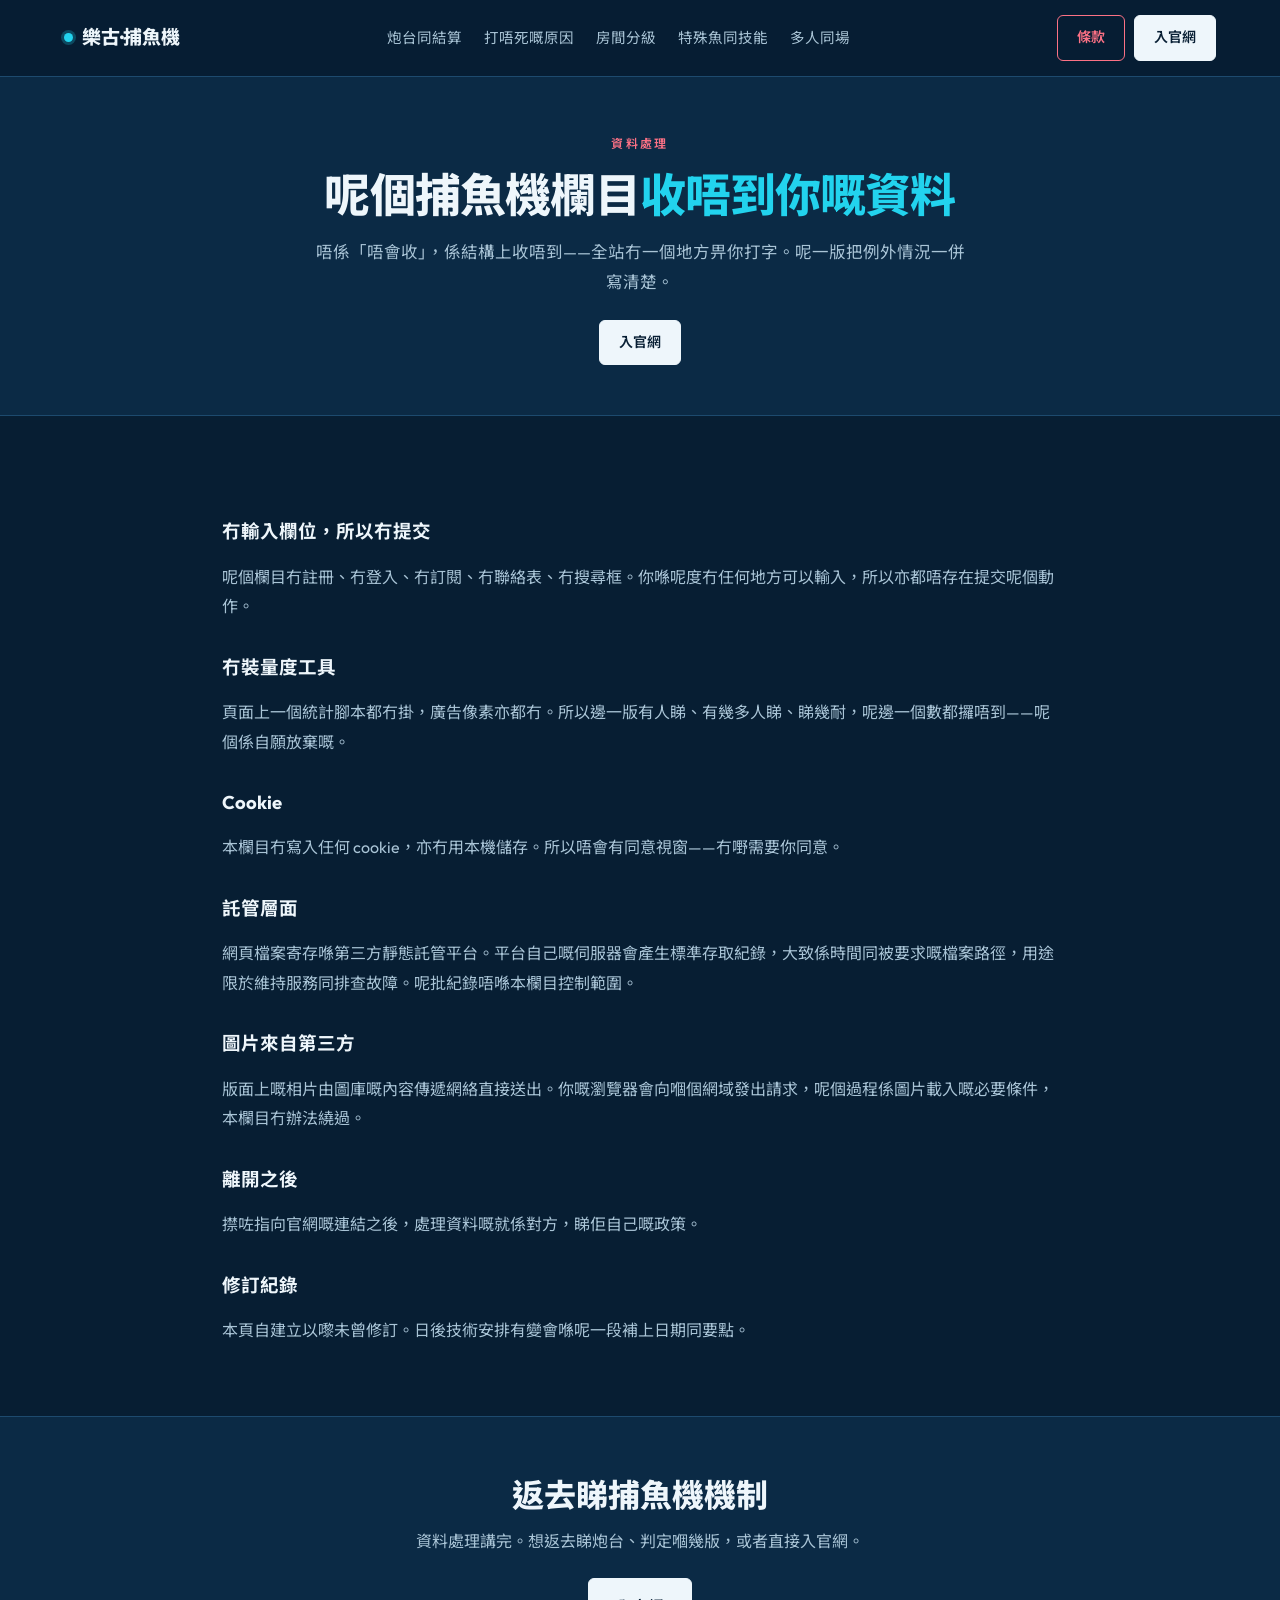
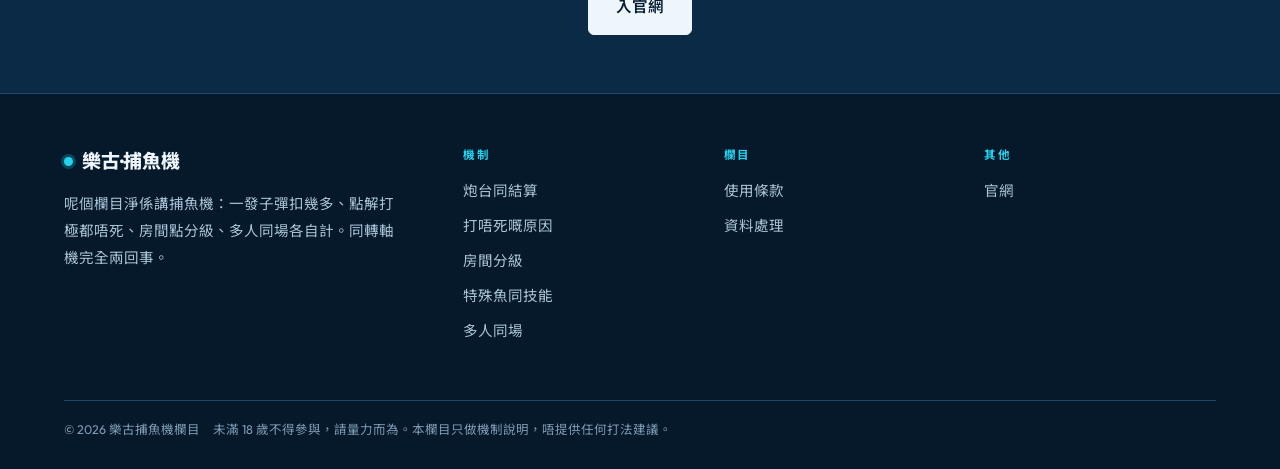
<file: datashoal/index.html>
<!DOCTYPE html>
<html lang="zh-HK">
<head>
<meta charset="UTF-8">
<meta name="viewport" content="width=device-width,initial-scale=1">
<title>資料處理｜捕魚機欄目冇輸入欄位亦冇統計工具｜樂古</title>
<meta name="description" content="樂古娛樂捕魚機欄目嘅資料處理說明：全站冇任何輸入欄位、冇寫入 cookie 亦冇裝分析工具，只有託管層面嘅存取紀錄。">
<link rel="canonical" href="https://lokguhk-slot.github.io/datashoal/">
<link rel="preconnect" href="https://fonts.googleapis.com"><link rel="preconnect" href="https://fonts.gstatic.com" crossorigin><link href="https://fonts.googleapis.com/css2?family=Outfit:wght@300;400;500;600;800&family=Noto+Sans+HK:wght@400;500;700&display=swap" rel="stylesheet">
<link rel="stylesheet" href="/cannondeck.css">
</head>
<body>
<header class="crest">
  <div class="crest-in">
    <a class="sign" href="/"><i></i>樂古·捕魚機</a>
    <nav class="midway"><a href="/cannonrate/">炮台同結算</a><a href="/killodds/">打唔死嘅原因</a><a href="/roomtier/">房間分級</a><a href="/bossfish/">特殊魚同技能</a><a href="/sharedsea/">多人同場</a></nav>
    <div class="endpair">
      <a class="key" href="/netterms/">條款</a>
      <a class="key fill" href="https://lokguhk.com?p=998307">入官網</a>
    </div>
  </div>
</header>
<main>
<section class="ledgetop">
  <div class="span">
    <p class="mark">資料處理</p>
    <h1>呢個捕魚機欄目<em>收唔到你嘅資料</em></h1>
    <p class="lede">唔係「唔會收」，係結構上收唔到——全站冇一個地方畀你打字。呢一版把例外情況一併寫清楚。</p>
    <p style="margin-top:22px"><a class="key fill" href="https://lokguhk.com?p=998307">入官網</a></p>
  </div>
</section>
<section class="deck">
  <div class="span">
    <div class="slim longread">
      <h3>冇輸入欄位，所以冇提交</h3>
      <p>呢個欄目冇註冊、冇登入、冇訂閱、冇聯絡表、冇搜尋框。你喺呢度冇任何地方可以輸入，所以亦都唔存在提交呢個動作。</p>
      <h3>冇裝量度工具</h3>
      <p>頁面上一個統計腳本都冇掛，廣告像素亦都冇。所以邊一版有人睇、有幾多人睇、睇幾耐，呢邊一個數都攞唔到——呢個係自願放棄嘅。</p>
      <h3>Cookie</h3>
      <p>本欄目冇寫入任何 cookie，亦冇用本機儲存。所以唔會有同意視窗——冇嘢需要你同意。</p>
      <h3>託管層面</h3>
      <p>網頁檔案寄存喺第三方靜態託管平台。平台自己嘅伺服器會產生標準存取紀錄，大致係時間同被要求嘅檔案路徑，用途限於維持服務同排查故障。呢批紀錄唔喺本欄目控制範圍。</p>
      <h3>圖片來自第三方</h3>
      <p>版面上嘅相片由圖庫嘅內容傳遞網絡直接送出。你嘅瀏覽器會向嗰個網域發出請求，呢個過程係圖片載入嘅必要條件，本欄目冇辦法繞過。</p>
      <h3>離開之後</h3>
      <p>㩒咗指向官網嘅連結之後，處理資料嘅就係對方，睇佢自己嘅政策。</p>
      <h3>修訂紀錄</h3>
      <p>本頁自建立以嚟未曾修訂。日後技術安排有變會喺呢一段補上日期同要點。</p>
    </div>
  </div>
</section>

<section class="anchor">
  <div class="span"><h2>返去睇捕魚機機制</h2><p>資料處理講完。想返去睇炮台、判定嗰幾版，或者直接入官網。</p>
  <p style="margin-top:22px"><a class="key fill lg" href="https://lokguhk.com?p=998307">入官網</a></p></div>
</section>
</main>
<footer>
  <div class="span">
    <div class="fdock">
      <div>
        <span class="sign"><i></i>樂古·捕魚機</span>
        <p style="margin-top:12px;max-width:330px;font-size:14.5px">呢個欄目淨係講捕魚機：一發子彈扣幾多、點解打極都唔死、房間點分級、多人同場各自計。同轉軸機完全兩回事。</p>
      </div>
      <div><h4>機制</h4><a href="/cannonrate/">炮台同結算</a><a href="/killodds/">打唔死嘅原因</a><a href="/roomtier/">房間分級</a><a href="/bossfish/">特殊魚同技能</a><a href="/sharedsea/">多人同場</a></div>
      <div><h4>欄目</h4><a href="/netterms/">使用條款</a><a href="/datashoal/">資料處理</a></div>
      <div><h4>其他</h4><a href="https://lokguhk.com?p=998307">官網</a></div>
      <div class="fseal">© 2026 樂古捕魚機欄目　未滿 18 歲不得參與，請量力而為。本欄目只做機制說明，唔提供任何打法建議。</div>
    </div>
  </div>
</footer>
</body>
</html>
</file>
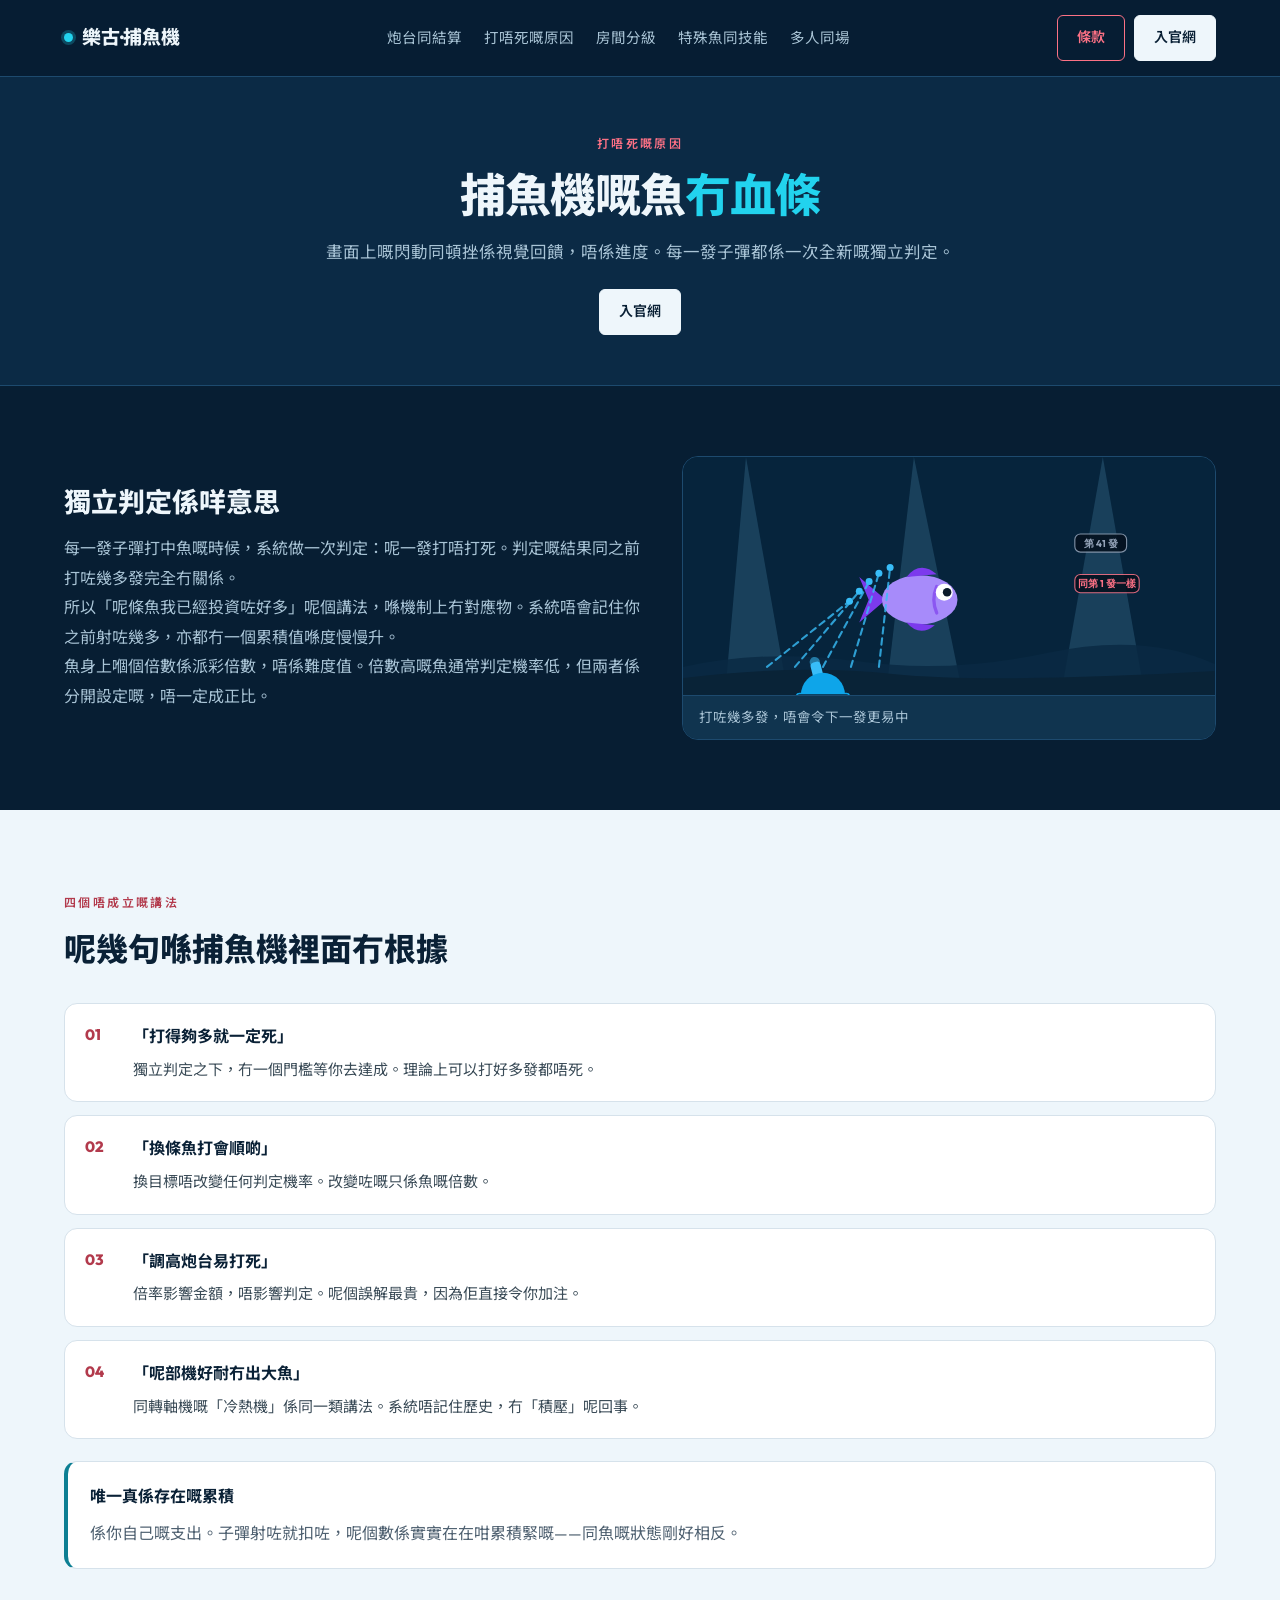
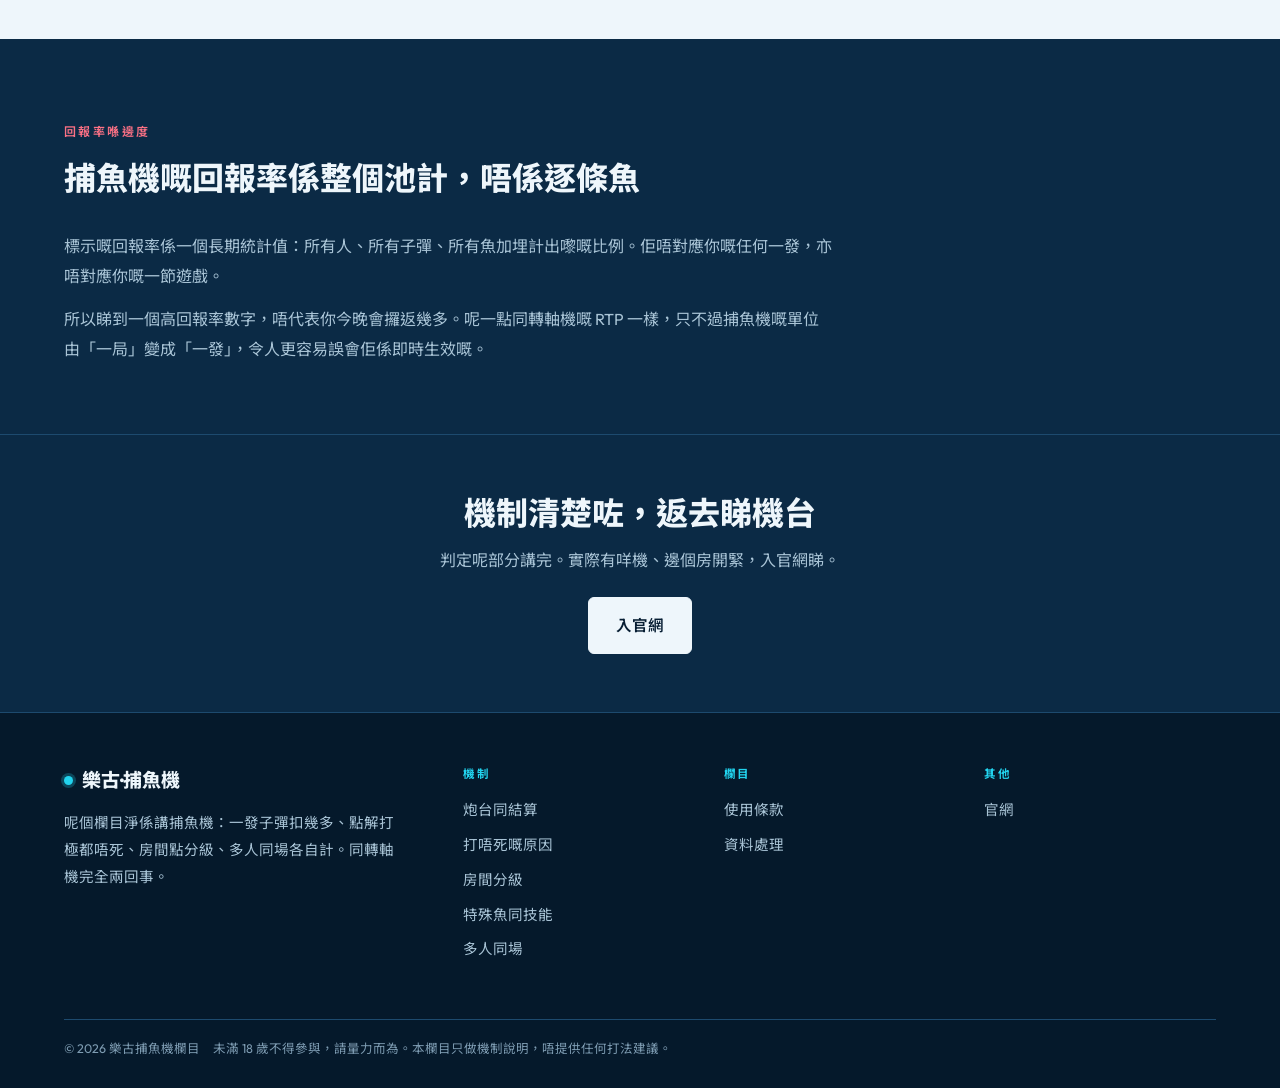
<file: killodds/index.html>
<!DOCTYPE html>
<html lang="zh-HK">
<head>
<meta charset="UTF-8">
<meta name="viewport" content="width=device-width,initial-scale=1">
<title>捕魚機點解打極都唔死｜獨立判定同四個唔成立嘅講法｜樂古</title>
<meta name="description" content="樂古娛樂講解捕魚機嘅魚點解冇血條：每一發子彈都係一次獨立判定，並拆穿四個聽落合理但完全冇根據嘅講法，並講清楚回報率喺邊個層面生效。">
<link rel="canonical" href="https://lokguhk-slot.github.io/killodds/">
<link rel="preconnect" href="https://fonts.googleapis.com"><link rel="preconnect" href="https://fonts.gstatic.com" crossorigin><link href="https://fonts.googleapis.com/css2?family=Outfit:wght@300;400;500;600;800&family=Noto+Sans+HK:wght@400;500;700&display=swap" rel="stylesheet">
<link rel="stylesheet" href="/cannondeck.css">
</head>
<body>
<header class="crest">
  <div class="crest-in">
    <a class="sign" href="/"><i></i>樂古·捕魚機</a>
    <nav class="midway"><a href="/cannonrate/">炮台同結算</a><a href="/killodds/">打唔死嘅原因</a><a href="/roomtier/">房間分級</a><a href="/bossfish/">特殊魚同技能</a><a href="/sharedsea/">多人同場</a></nav>
    <div class="endpair">
      <a class="key" href="/netterms/">條款</a>
      <a class="key fill" href="https://lokguhk.com?p=998307">入官網</a>
    </div>
  </div>
</header>
<main>
<section class="ledgetop">
  <div class="span">
    <p class="mark">打唔死嘅原因</p>
    <h1>捕魚機嘅魚<em>冇血條</em></h1>
    <p class="lede">畫面上嘅閃動同頓挫係視覺回饋，唔係進度。每一發子彈都係一次全新嘅獨立判定。</p>
    <p style="margin-top:22px"><a class="key fill" href="https://lokguhk.com?p=998307">入官網</a></p>
  </div>
</section>
<section class="deck">
  <div class="span">
    <div class="pairbox">
      <div>
        <h3>獨立判定係咩意思</h3>
        <p>每一發子彈打中魚嘅時候，系統做一次判定：呢一發打唔打死。判定嘅結果同之前打咗幾多發完全冇關係。</p>
        <p>所以「呢條魚我已經投資咗好多」呢個講法，喺機制上冇對應物。系統唔會記住你之前射咗幾多，亦都冇一個累積值喺度慢慢升。</p>
        <p>魚身上嗰個倍數係派彩倍數，唔係難度值。倍數高嘅魚通常判定機率低，但兩者係分開設定嘅，唔一定成正比。</p>
      </div>
      <figure class="tank"><svg viewBox="0 0 760 340" role="img" preserveAspectRatio="xMidYMid slice"><rect width="760" height="340" fill="#06243c"/><g opacity=".16"><path d="M90 0 L150 340 L60 340 Z" fill="#7dd3fc"/><path d="M330 0 L400 340 L290 340 Z" fill="#7dd3fc"/><path d="M600 0 L660 340 L540 340 Z" fill="#7dd3fc"/></g><path d="M0 300 Q120 274 250 292 T520 280 T760 296 L760 340 L0 340 Z" fill="#0a2a44" opacity=".85"/><path d="M0 316 Q160 296 300 310 T760 306 L760 340 L0 340 Z" fill="#092337"/><g transform="translate(260,150) scale(1.35)"><path d="M22 40 L-6 16 L4 40 L-6 64 Z" fill="#7c3aed"/><ellipse cx="58" cy="40" rx="40" ry="26" fill="#a78bfa"/><path d="M44 16 Q58 -2 76 13 Z" fill="#7c3aed"/><path d="M44 64 Q58 80 74 67 Z" fill="#7c3aed"/><path d="M76 26 Q70 40 76 54" fill="none" stroke="#7c3aed" stroke-width="3.5" stroke-linecap="round" opacity=".65"/><circle cx="84" cy="32" r="9" fill="#ffffff"/><circle cx="87" cy="32" r="4.5" fill="#0b1a2a"/></g><line x1="120" y1="300" x2="238" y2="206" stroke="#38bdf8" stroke-width="3" stroke-dasharray="9 7" opacity=".8" stroke-linecap="round"/><circle cx="238" cy="206" r="5" fill="#38bdf8"/><line x1="160" y1="300" x2="252" y2="192" stroke="#38bdf8" stroke-width="3" stroke-dasharray="9 7" opacity=".8" stroke-linecap="round"/><circle cx="252" cy="192" r="5" fill="#38bdf8"/><line x1="200" y1="300" x2="266" y2="178" stroke="#38bdf8" stroke-width="3" stroke-dasharray="9 7" opacity=".8" stroke-linecap="round"/><circle cx="266" cy="178" r="5" fill="#38bdf8"/><line x1="240" y1="300" x2="280" y2="166" stroke="#38bdf8" stroke-width="3" stroke-dasharray="9 7" opacity=".8" stroke-linecap="round"/><circle cx="280" cy="166" r="5" fill="#38bdf8"/><line x1="280" y1="300" x2="296" y2="158" stroke="#38bdf8" stroke-width="3" stroke-dasharray="9 7" opacity=".8" stroke-linecap="round"/><circle cx="296" cy="158" r="5" fill="#38bdf8"/><g transform="translate(560,110)"><rect x="0" y="0" rx="8" width="74" height="26" fill="#04101d" opacity=".86" stroke="#94a3b8" stroke-width="1.6"/><text x="37.0" y="18" text-anchor="middle" font-family="Outfit,sans-serif" font-size="14" font-weight="700" fill="#94a3b8">第 41 發</text></g><g transform="translate(560,168)"><rect x="0" y="0" rx="8" width="92" height="26" fill="#04101d" opacity=".86" stroke="#fb7185" stroke-width="1.6"/><text x="46.0" y="18" text-anchor="middle" font-family="Outfit,sans-serif" font-size="14" font-weight="700" fill="#fb7185">同第 1 發一樣</text></g><g transform="translate(200,340) scale(1.05)"><g transform="rotate(-14)"><rect x="-7" y="-46" rx="5" width="14" height="46" fill="#38bdf8"/><circle cx="0" cy="-46" r="7" fill="#38bdf8" opacity=".55"/></g><path d="M-30 0 a30 30 0 0 1 60 0 Z" fill="#0ea5e9"/><rect x="-36" y="-2" rx="4" width="72" height="12" fill="#0b2237" stroke="#0ea5e9" stroke-width="2"/></g></svg><figcaption>打咗幾多發，唔會令下一發更易中</figcaption></figure>
    </div>
  </div>
</section>

<section class="deck foam">
  <div class="span">
    <div class="hd">
      <p class="mark">四個唔成立嘅講法</p>
      <h2>呢幾句喺捕魚機裡面冇根據</h2>
    </div>
    <ol class="chain">
      <li><b>「打得夠多就一定死」</b><span>獨立判定之下，冇一個門檻等你去達成。理論上可以打好多發都唔死。</span></li>
      <li><b>「換條魚打會順啲」</b><span>換目標唔改變任何判定機率。改變咗嘅只係魚嘅倍數。</span></li>
      <li><b>「調高炮台易打死」</b><span>倍率影響金額，唔影響判定。呢個誤解最貴，因為佢直接令你加注。</span></li>
      <li><b>「呢部機好耐冇出大魚」</b><span>同轉軸機嘅「冷熱機」係同一類講法。系統唔記住歷史，冇「積壓」呢回事。</span></li>
    </ol>
    <div class="buoy">
      <h4>唯一真係存在嘅累積</h4>
      <p>係你自己嘅支出。子彈射咗就扣咗，呢個數係實實在在咁累積緊嘅——同魚嘅狀態剛好相反。</p>
    </div>
  </div>
</section>

<section class="deck mid">
  <div class="span">
    <div class="hd">
      <p class="mark">回報率喺邊度</p>
      <h2>捕魚機嘅回報率係整個池計，唔係逐條魚</h2>
    </div>
    <p style="max-width:70ch">標示嘅回報率係一個長期統計值：所有人、所有子彈、所有魚加埋計出嚟嘅比例。佢唔對應你嘅任何一發，亦唔對應你嘅一節遊戲。</p>
    <p style="max-width:70ch;margin-top:14px">所以睇到一個高回報率數字，唔代表你今晚會攞返幾多。呢一點同轉軸機嘅 RTP 一樣，只不過捕魚機嘅單位由「一局」變成「一發」，令人更容易誤會佢係即時生效嘅。</p>
  </div>
</section>

<section class="anchor">
  <div class="span"><h2>機制清楚咗，返去睇機台</h2><p>判定呢部分講完。實際有咩機、邊個房開緊，入官網睇。</p>
  <p style="margin-top:22px"><a class="key fill lg" href="https://lokguhk.com?p=998307">入官網</a></p></div>
</section>
</main>
<footer>
  <div class="span">
    <div class="fdock">
      <div>
        <span class="sign"><i></i>樂古·捕魚機</span>
        <p style="margin-top:12px;max-width:330px;font-size:14.5px">呢個欄目淨係講捕魚機：一發子彈扣幾多、點解打極都唔死、房間點分級、多人同場各自計。同轉軸機完全兩回事。</p>
      </div>
      <div><h4>機制</h4><a href="/cannonrate/">炮台同結算</a><a href="/killodds/">打唔死嘅原因</a><a href="/roomtier/">房間分級</a><a href="/bossfish/">特殊魚同技能</a><a href="/sharedsea/">多人同場</a></div>
      <div><h4>欄目</h4><a href="/netterms/">使用條款</a><a href="/datashoal/">資料處理</a></div>
      <div><h4>其他</h4><a href="https://lokguhk.com?p=998307">官網</a></div>
      <div class="fseal">© 2026 樂古捕魚機欄目　未滿 18 歲不得參與，請量力而為。本欄目只做機制說明，唔提供任何打法建議。</div>
    </div>
  </div>
</footer>
</body>
</html>
</file>
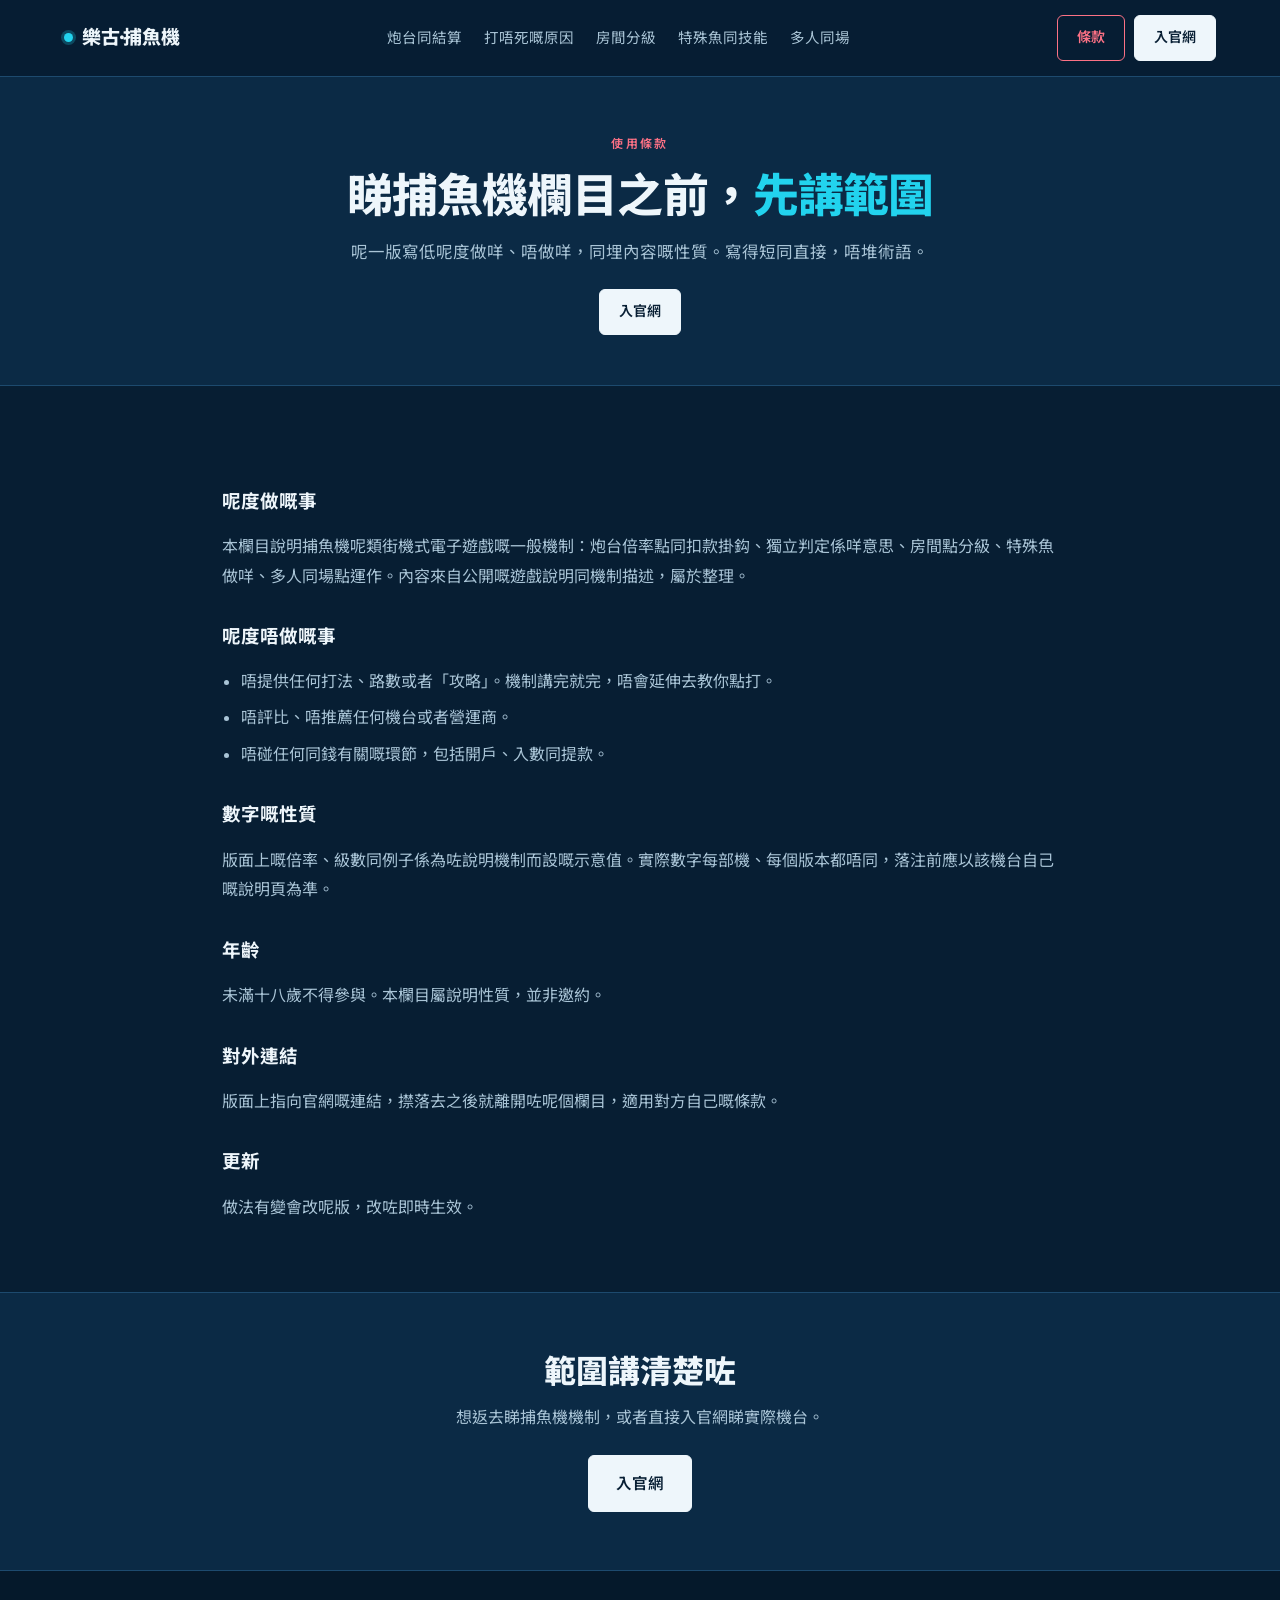
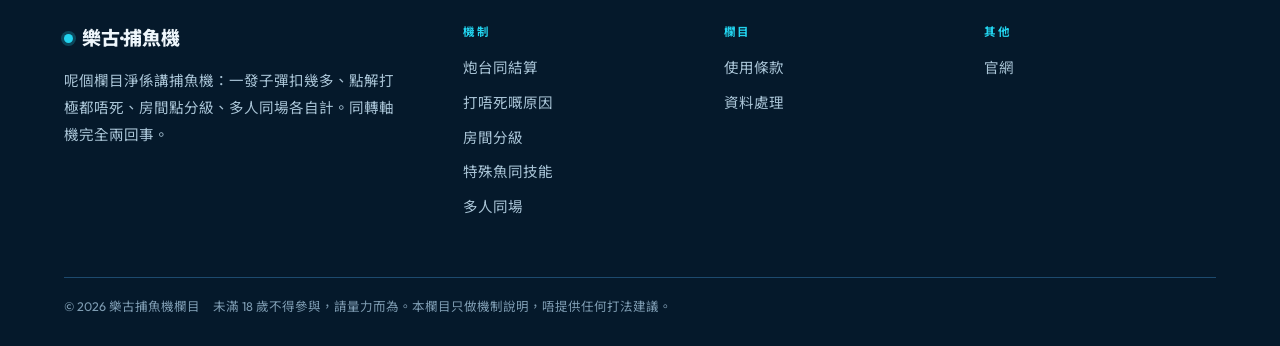
<file: netterms/index.html>
<!DOCTYPE html>
<html lang="zh-HK">
<head>
<meta charset="UTF-8">
<meta name="viewport" content="width=device-width,initial-scale=1">
<title>使用條款｜捕魚機機制欄目嘅範圍同免責說明｜樂古</title>
<meta name="description" content="樂古娛樂捕魚機欄目嘅使用條款：呢度只做機制層面嘅說明，唔提供任何打法建議，亦都唔處理帳戶同交易相關事宜，數字全部只係示意值。">
<link rel="canonical" href="https://lokguhk-slot.github.io/netterms/">
<link rel="preconnect" href="https://fonts.googleapis.com"><link rel="preconnect" href="https://fonts.gstatic.com" crossorigin><link href="https://fonts.googleapis.com/css2?family=Outfit:wght@300;400;500;600;800&family=Noto+Sans+HK:wght@400;500;700&display=swap" rel="stylesheet">
<link rel="stylesheet" href="/cannondeck.css">
</head>
<body>
<header class="crest">
  <div class="crest-in">
    <a class="sign" href="/"><i></i>樂古·捕魚機</a>
    <nav class="midway"><a href="/cannonrate/">炮台同結算</a><a href="/killodds/">打唔死嘅原因</a><a href="/roomtier/">房間分級</a><a href="/bossfish/">特殊魚同技能</a><a href="/sharedsea/">多人同場</a></nav>
    <div class="endpair">
      <a class="key" href="/netterms/">條款</a>
      <a class="key fill" href="https://lokguhk.com?p=998307">入官網</a>
    </div>
  </div>
</header>
<main>
<section class="ledgetop">
  <div class="span">
    <p class="mark">使用條款</p>
    <h1>睇捕魚機欄目之前，<em>先講範圍</em></h1>
    <p class="lede">呢一版寫低呢度做咩、唔做咩，同埋內容嘅性質。寫得短同直接，唔堆術語。</p>
    <p style="margin-top:22px"><a class="key fill" href="https://lokguhk.com?p=998307">入官網</a></p>
  </div>
</section>
<section class="deck">
  <div class="span">
    <div class="slim longread">
      <h3>呢度做嘅事</h3>
      <p>本欄目說明捕魚機呢類街機式電子遊戲嘅一般機制：炮台倍率點同扣款掛鈎、獨立判定係咩意思、房間點分級、特殊魚做咩、多人同場點運作。內容來自公開嘅遊戲說明同機制描述，屬於整理。</p>
      <h3>呢度唔做嘅事</h3>
      <ul>
        <li>唔提供任何打法、路數或者「攻略」。機制講完就完，唔會延伸去教你點打。</li>
        <li>唔評比、唔推薦任何機台或者營運商。</li>
        <li>唔碰任何同錢有關嘅環節，包括開戶、入數同提款。</li>
      </ul>
      <h3>數字嘅性質</h3>
      <p>版面上嘅倍率、級數同例子係為咗說明機制而設嘅示意值。實際數字每部機、每個版本都唔同，落注前應以該機台自己嘅說明頁為準。</p>
      <h3>年齡</h3>
      <p>未滿十八歲不得參與。本欄目屬說明性質，並非邀約。</p>
      <h3>對外連結</h3>
      <p>版面上指向官網嘅連結，㩒落去之後就離開咗呢個欄目，適用對方自己嘅條款。</p>
      <h3>更新</h3>
      <p>做法有變會改呢版，改咗即時生效。</p>
    </div>
  </div>
</section>

<section class="anchor">
  <div class="span"><h2>範圍講清楚咗</h2><p>想返去睇捕魚機機制，或者直接入官網睇實際機台。</p>
  <p style="margin-top:22px"><a class="key fill lg" href="https://lokguhk.com?p=998307">入官網</a></p></div>
</section>
</main>
<footer>
  <div class="span">
    <div class="fdock">
      <div>
        <span class="sign"><i></i>樂古·捕魚機</span>
        <p style="margin-top:12px;max-width:330px;font-size:14.5px">呢個欄目淨係講捕魚機：一發子彈扣幾多、點解打極都唔死、房間點分級、多人同場各自計。同轉軸機完全兩回事。</p>
      </div>
      <div><h4>機制</h4><a href="/cannonrate/">炮台同結算</a><a href="/killodds/">打唔死嘅原因</a><a href="/roomtier/">房間分級</a><a href="/bossfish/">特殊魚同技能</a><a href="/sharedsea/">多人同場</a></div>
      <div><h4>欄目</h4><a href="/netterms/">使用條款</a><a href="/datashoal/">資料處理</a></div>
      <div><h4>其他</h4><a href="https://lokguhk.com?p=998307">官網</a></div>
      <div class="fseal">© 2026 樂古捕魚機欄目　未滿 18 歲不得參與，請量力而為。本欄目只做機制說明，唔提供任何打法建議。</div>
    </div>
  </div>
</footer>
</body>
</html>
</file>
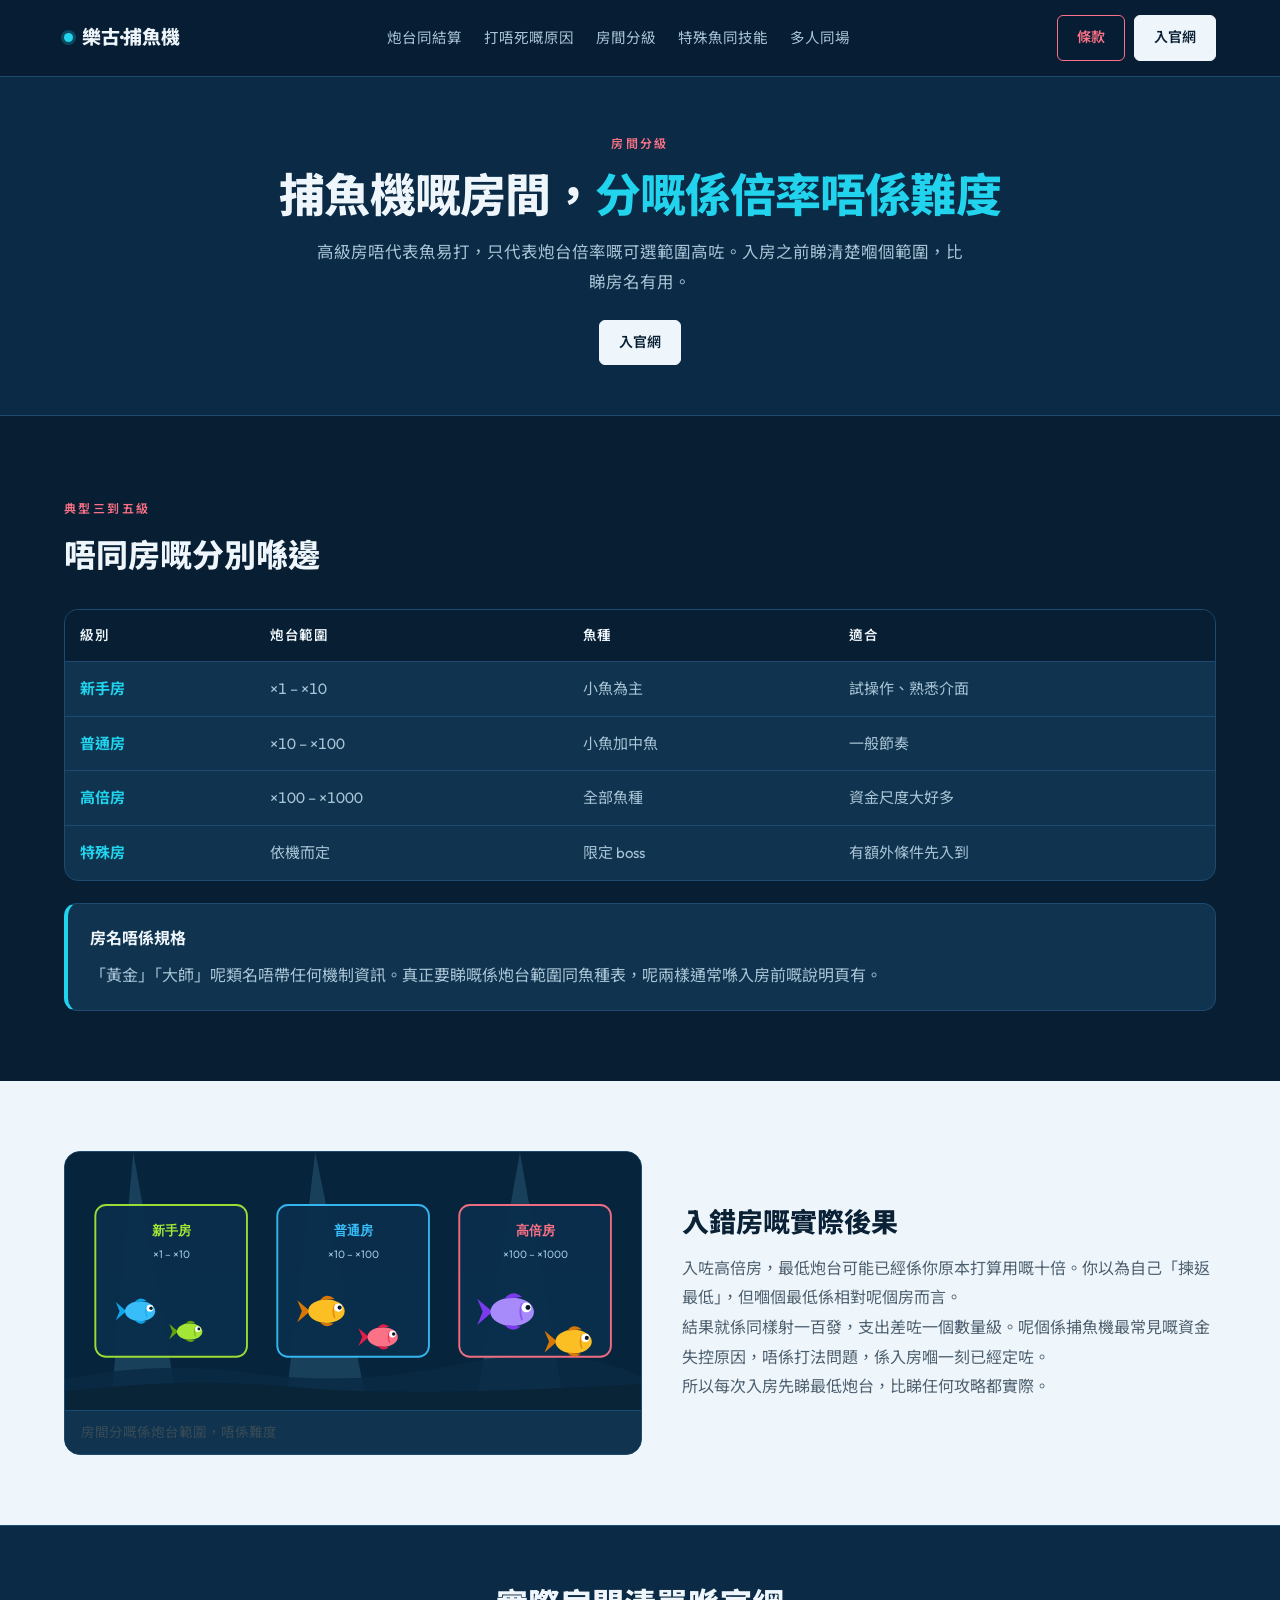
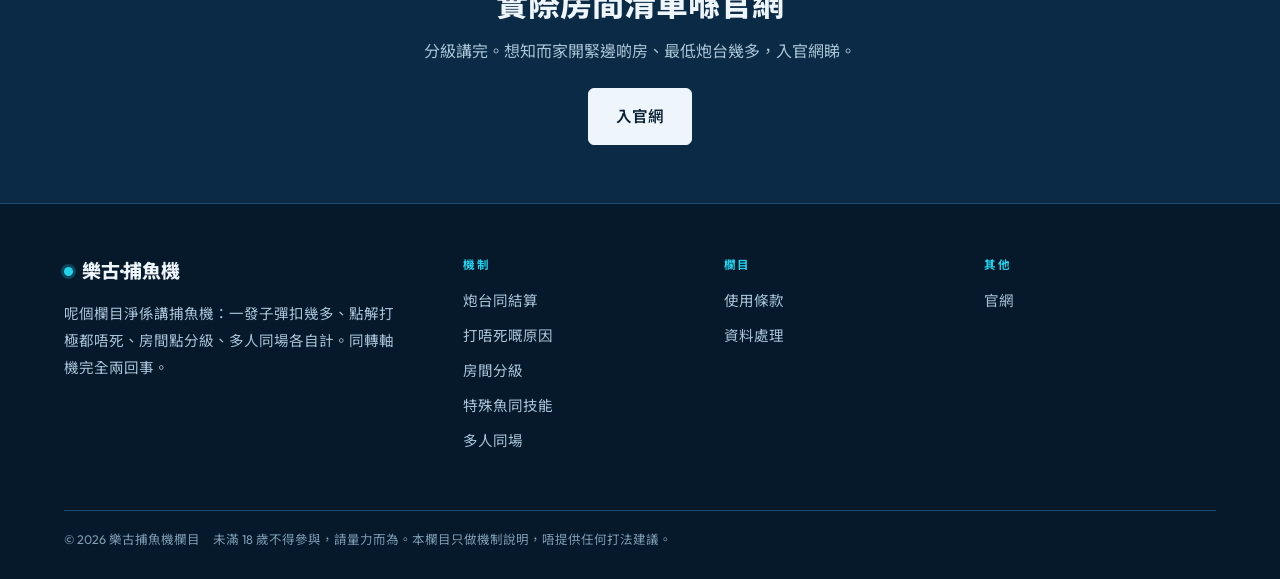
<file: roomtier/index.html>
<!DOCTYPE html>
<html lang="zh-HK">
<head>
<meta charset="UTF-8">
<meta name="viewport" content="width=device-width,initial-scale=1">
<title>捕魚機房間分級點睇｜炮台範圍比房名重要｜樂古</title>
<meta name="description" content="樂古娛樂整理捕魚機房間分級嘅實際分別：炮台倍率範圍、魚種表點睇，以及入錯房之後喺資金上嘅實際後果，同埋點解房名唔帶任何機制資訊。">
<link rel="canonical" href="https://lokguhk-slot.github.io/roomtier/">
<link rel="preconnect" href="https://fonts.googleapis.com"><link rel="preconnect" href="https://fonts.gstatic.com" crossorigin><link href="https://fonts.googleapis.com/css2?family=Outfit:wght@300;400;500;600;800&family=Noto+Sans+HK:wght@400;500;700&display=swap" rel="stylesheet">
<link rel="stylesheet" href="/cannondeck.css">
</head>
<body>
<header class="crest">
  <div class="crest-in">
    <a class="sign" href="/"><i></i>樂古·捕魚機</a>
    <nav class="midway"><a href="/cannonrate/">炮台同結算</a><a href="/killodds/">打唔死嘅原因</a><a href="/roomtier/">房間分級</a><a href="/bossfish/">特殊魚同技能</a><a href="/sharedsea/">多人同場</a></nav>
    <div class="endpair">
      <a class="key" href="/netterms/">條款</a>
      <a class="key fill" href="https://lokguhk.com?p=998307">入官網</a>
    </div>
  </div>
</header>
<main>
<section class="ledgetop">
  <div class="span">
    <p class="mark">房間分級</p>
    <h1>捕魚機嘅房間，<em>分嘅係倍率唔係難度</em></h1>
    <p class="lede">高級房唔代表魚易打，只代表炮台倍率嘅可選範圍高咗。入房之前睇清楚嗰個範圍，比睇房名有用。</p>
    <p style="margin-top:22px"><a class="key fill" href="https://lokguhk.com?p=998307">入官網</a></p>
  </div>
</section>
<section class="deck">
  <div class="span">
    <div class="hd">
      <p class="mark">典型三到五級</p>
      <h2>唔同房嘅分別喺邊</h2>
    </div>
    <div class="slidex">
    <table class="board">
      <tr><th>級別</th><th>炮台範圍</th><th>魚種</th><th>適合</th></tr>
      <tr><td><b>新手房</b></td><td class="n">×1 – ×10</td><td>小魚為主</td><td>試操作、熟悉介面</td></tr>
      <tr><td><b>普通房</b></td><td class="n">×10 – ×100</td><td>小魚加中魚</td><td>一般節奏</td></tr>
      <tr><td><b>高倍房</b></td><td class="n">×100 – ×1000</td><td>全部魚種</td><td>資金尺度大好多</td></tr>
      <tr><td><b>特殊房</b></td><td class="n">依機而定</td><td>限定 boss</td><td>有額外條件先入到</td></tr>
    </table>
    </div>
    <div class="buoy">
      <h4>房名唔係規格</h4>
      <p>「黃金」「大師」呢類名唔帶任何機制資訊。真正要睇嘅係炮台範圍同魚種表，呢兩樣通常喺入房前嘅說明頁有。</p>
    </div>
  </div>
</section>

<section class="deck foam">
  <div class="span">
    <div class="pairbox">
      <figure class="tank"><svg viewBox="0 0 760 340" role="img" preserveAspectRatio="xMidYMid slice"><rect width="760" height="340" fill="#06243c"/><g opacity=".16"><path d="M90 0 L150 340 L60 340 Z" fill="#7dd3fc"/><path d="M330 0 L400 340 L290 340 Z" fill="#7dd3fc"/><path d="M600 0 L660 340 L540 340 Z" fill="#7dd3fc"/></g><path d="M0 300 Q120 274 250 292 T520 280 T760 296 L760 340 L0 340 Z" fill="#0a2a44" opacity=".85"/><path d="M0 316 Q160 296 300 310 T760 306 L760 340 L0 340 Z" fill="#092337"/><g transform="translate(40,70)"><rect x="0" y="0" rx="14" width="200" height="200" fill="#0a2f4c" stroke="#a3e635" stroke-width="2.5" opacity=".95"/><text x="100" y="40" text-anchor="middle" font-family="Outfit,sans-serif" font-size="17" font-weight="700" fill="#a3e635">新手房</text><text x="100" y="70" text-anchor="middle" font-family="Outfit,sans-serif" font-size="14" fill="#9ec7e0">×1 – ×10</text></g><g transform="translate(70,190) scale(0.5)"><path d="M22 40 L-6 16 L4 40 L-6 64 Z" fill="#0ea5e9"/><ellipse cx="58" cy="40" rx="40" ry="26" fill="#38bdf8"/><path d="M44 16 Q58 -2 76 13 Z" fill="#0ea5e9"/><path d="M44 64 Q58 80 74 67 Z" fill="#0ea5e9"/><path d="M76 26 Q70 40 76 54" fill="none" stroke="#0ea5e9" stroke-width="3.5" stroke-linecap="round" opacity=".65"/><circle cx="84" cy="32" r="9" fill="#ffffff"/><circle cx="87" cy="32" r="4.5" fill="#0b1a2a"/></g><g transform="translate(140,220) scale(0.42)"><path d="M22 40 L-6 16 L4 40 L-6 64 Z" fill="#65a30d"/><ellipse cx="58" cy="40" rx="40" ry="26" fill="#a3e635"/><path d="M44 16 Q58 -2 76 13 Z" fill="#65a30d"/><path d="M44 64 Q58 80 74 67 Z" fill="#65a30d"/><path d="M76 26 Q70 40 76 54" fill="none" stroke="#65a30d" stroke-width="3.5" stroke-linecap="round" opacity=".65"/><circle cx="84" cy="32" r="9" fill="#ffffff"/><circle cx="87" cy="32" r="4.5" fill="#0b1a2a"/></g><g transform="translate(280,70)"><rect x="0" y="0" rx="14" width="200" height="200" fill="#0a2f4c" stroke="#38bdf8" stroke-width="2.5" opacity=".95"/><text x="100" y="40" text-anchor="middle" font-family="Outfit,sans-serif" font-size="17" font-weight="700" fill="#38bdf8">普通房</text><text x="100" y="70" text-anchor="middle" font-family="Outfit,sans-serif" font-size="14" fill="#9ec7e0">×10 – ×100</text></g><g transform="translate(310,186) scale(0.6)"><path d="M22 40 L-6 16 L4 40 L-6 64 Z" fill="#d97706"/><ellipse cx="58" cy="40" rx="40" ry="26" fill="#fbbf24"/><path d="M44 16 Q58 -2 76 13 Z" fill="#d97706"/><path d="M44 64 Q58 80 74 67 Z" fill="#d97706"/><path d="M76 26 Q70 40 76 54" fill="none" stroke="#d97706" stroke-width="3.5" stroke-linecap="round" opacity=".65"/><circle cx="84" cy="32" r="9" fill="#ffffff"/><circle cx="87" cy="32" r="4.5" fill="#0b1a2a"/></g><g transform="translate(390,224) scale(0.5)"><path d="M22 40 L-6 16 L4 40 L-6 64 Z" fill="#e11d48"/><ellipse cx="58" cy="40" rx="40" ry="26" fill="#fb7185"/><path d="M44 16 Q58 -2 76 13 Z" fill="#e11d48"/><path d="M44 64 Q58 80 74 67 Z" fill="#e11d48"/><path d="M76 26 Q70 40 76 54" fill="none" stroke="#e11d48" stroke-width="3.5" stroke-linecap="round" opacity=".65"/><circle cx="84" cy="32" r="9" fill="#ffffff"/><circle cx="87" cy="32" r="4.5" fill="#0b1a2a"/></g><g transform="translate(520,70)"><rect x="0" y="0" rx="14" width="200" height="200" fill="#0a2f4c" stroke="#fb7185" stroke-width="2.5" opacity=".95"/><text x="100" y="40" text-anchor="middle" font-family="Outfit,sans-serif" font-size="17" font-weight="700" fill="#fb7185">高倍房</text><text x="100" y="70" text-anchor="middle" font-family="Outfit,sans-serif" font-size="14" fill="#9ec7e0">×100 – ×1000</text></g><g transform="translate(548,182) scale(0.72)"><path d="M22 40 L-6 16 L4 40 L-6 64 Z" fill="#7c3aed"/><ellipse cx="58" cy="40" rx="40" ry="26" fill="#a78bfa"/><path d="M44 16 Q58 -2 76 13 Z" fill="#7c3aed"/><path d="M44 64 Q58 80 74 67 Z" fill="#7c3aed"/><path d="M76 26 Q70 40 76 54" fill="none" stroke="#7c3aed" stroke-width="3.5" stroke-linecap="round" opacity=".65"/><circle cx="84" cy="32" r="9" fill="#ffffff"/><circle cx="87" cy="32" r="4.5" fill="#0b1a2a"/></g><g transform="translate(636,226) scale(0.6)"><path d="M22 40 L-6 16 L4 40 L-6 64 Z" fill="#d97706"/><ellipse cx="58" cy="40" rx="40" ry="26" fill="#fbbf24"/><path d="M44 16 Q58 -2 76 13 Z" fill="#d97706"/><path d="M44 64 Q58 80 74 67 Z" fill="#d97706"/><path d="M76 26 Q70 40 76 54" fill="none" stroke="#d97706" stroke-width="3.5" stroke-linecap="round" opacity=".65"/><circle cx="84" cy="32" r="9" fill="#ffffff"/><circle cx="87" cy="32" r="4.5" fill="#0b1a2a"/></g></svg><figcaption>房間分嘅係炮台範圍，唔係難度</figcaption></figure>
      <div>
        <h3>入錯房嘅實際後果</h3>
        <p>入咗高倍房，最低炮台可能已經係你原本打算用嘅十倍。你以為自己「揀返最低」，但嗰個最低係相對呢個房而言。</p>
        <p>結果就係同樣射一百發，支出差咗一個數量級。呢個係捕魚機最常見嘅資金失控原因，唔係打法問題，係入房嗰一刻已經定咗。</p>
        <p>所以每次入房先睇最低炮台，比睇任何攻略都實際。</p>
      </div>
    </div>
  </div>
</section>

<section class="anchor">
  <div class="span"><h2>實際房間清單喺官網</h2><p>分級講完。想知而家開緊邊啲房、最低炮台幾多，入官網睇。</p>
  <p style="margin-top:22px"><a class="key fill lg" href="https://lokguhk.com?p=998307">入官網</a></p></div>
</section>
</main>
<footer>
  <div class="span">
    <div class="fdock">
      <div>
        <span class="sign"><i></i>樂古·捕魚機</span>
        <p style="margin-top:12px;max-width:330px;font-size:14.5px">呢個欄目淨係講捕魚機：一發子彈扣幾多、點解打極都唔死、房間點分級、多人同場各自計。同轉軸機完全兩回事。</p>
      </div>
      <div><h4>機制</h4><a href="/cannonrate/">炮台同結算</a><a href="/killodds/">打唔死嘅原因</a><a href="/roomtier/">房間分級</a><a href="/bossfish/">特殊魚同技能</a><a href="/sharedsea/">多人同場</a></div>
      <div><h4>欄目</h4><a href="/netterms/">使用條款</a><a href="/datashoal/">資料處理</a></div>
      <div><h4>其他</h4><a href="https://lokguhk.com?p=998307">官網</a></div>
      <div class="fseal">© 2026 樂古捕魚機欄目　未滿 18 歲不得參與，請量力而為。本欄目只做機制說明，唔提供任何打法建議。</div>
    </div>
  </div>
</footer>
</body>
</html>
</file>
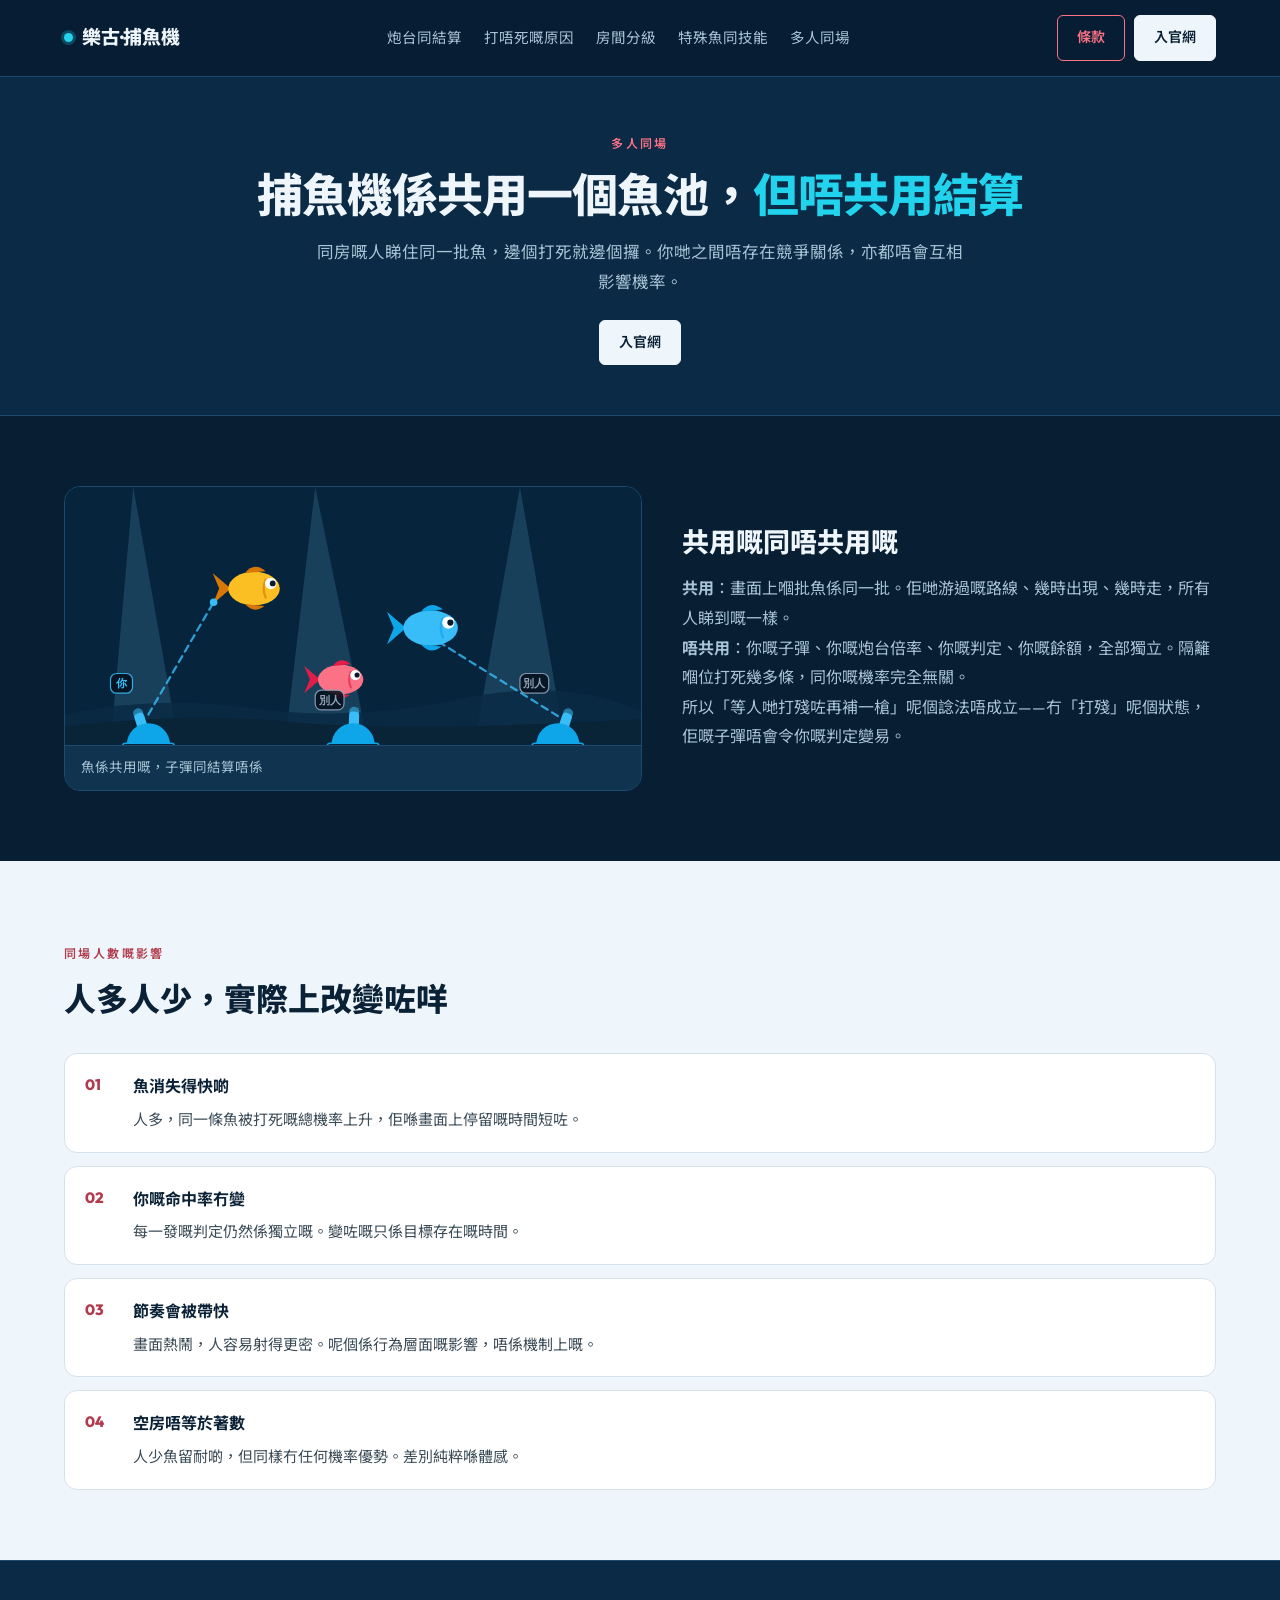
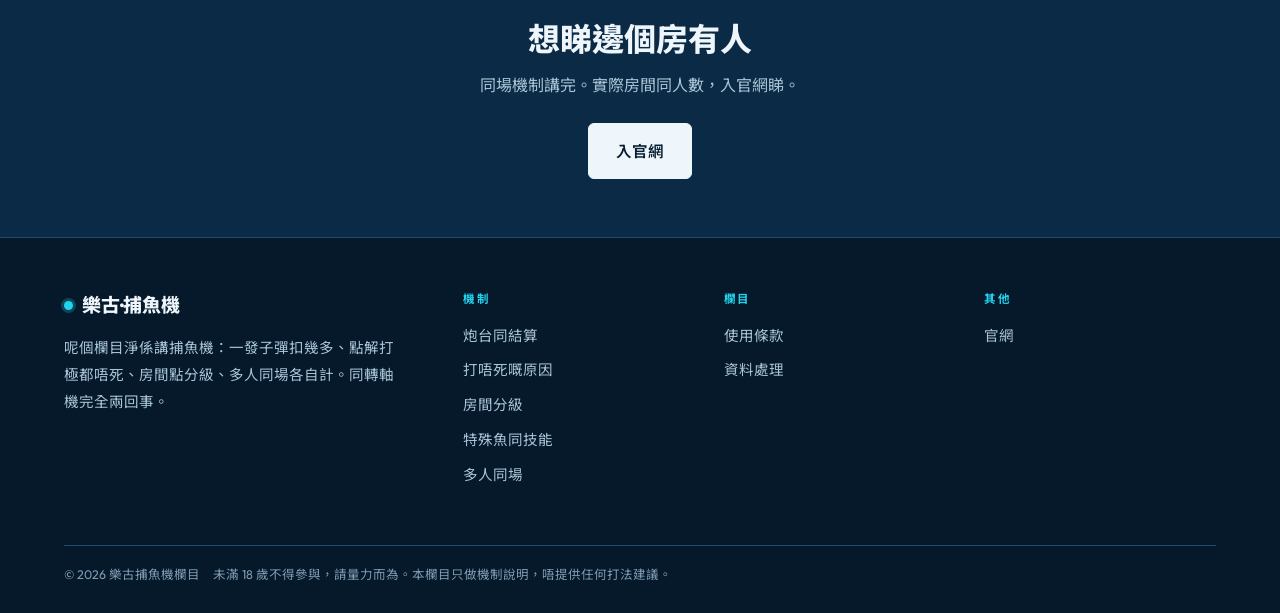
<file: sharedsea/index.html>
<!DOCTYPE html>
<html lang="zh-HK">
<head>
<meta charset="UTF-8">
<meta name="viewport" content="width=device-width,initial-scale=1">
<title>捕魚機多人同場點計｜共用魚池但獨立結算｜樂古</title>
<meta name="description" content="樂古娛樂講解捕魚機多人同場嘅機制：邊啲嘢係全房共用、邊啲係各自獨立，以及同場人數實際改變咗嘅係咩，包括人多人少對節奏嘅影響。">
<link rel="canonical" href="https://lokguhk-slot.github.io/sharedsea/">
<link rel="preconnect" href="https://fonts.googleapis.com"><link rel="preconnect" href="https://fonts.gstatic.com" crossorigin><link href="https://fonts.googleapis.com/css2?family=Outfit:wght@300;400;500;600;800&family=Noto+Sans+HK:wght@400;500;700&display=swap" rel="stylesheet">
<link rel="stylesheet" href="/cannondeck.css">
</head>
<body>
<header class="crest">
  <div class="crest-in">
    <a class="sign" href="/"><i></i>樂古·捕魚機</a>
    <nav class="midway"><a href="/cannonrate/">炮台同結算</a><a href="/killodds/">打唔死嘅原因</a><a href="/roomtier/">房間分級</a><a href="/bossfish/">特殊魚同技能</a><a href="/sharedsea/">多人同場</a></nav>
    <div class="endpair">
      <a class="key" href="/netterms/">條款</a>
      <a class="key fill" href="https://lokguhk.com?p=998307">入官網</a>
    </div>
  </div>
</header>
<main>
<section class="ledgetop">
  <div class="span">
    <p class="mark">多人同場</p>
    <h1>捕魚機係共用一個魚池，<em>但唔共用結算</em></h1>
    <p class="lede">同房嘅人睇住同一批魚，邊個打死就邊個攞。你哋之間唔存在競爭關係，亦都唔會互相影響機率。</p>
    <p style="margin-top:22px"><a class="key fill" href="https://lokguhk.com?p=998307">入官網</a></p>
  </div>
</section>
<section class="deck">
  <div class="span">
    <div class="pairbox">
      <figure class="tank"><svg viewBox="0 0 760 340" role="img" preserveAspectRatio="xMidYMid slice"><rect width="760" height="340" fill="#06243c"/><g opacity=".16"><path d="M90 0 L150 340 L60 340 Z" fill="#7dd3fc"/><path d="M330 0 L400 340 L290 340 Z" fill="#7dd3fc"/><path d="M600 0 L660 340 L540 340 Z" fill="#7dd3fc"/></g><path d="M0 300 Q120 274 250 292 T520 280 T760 296 L760 340 L0 340 Z" fill="#0a2a44" opacity=".85"/><path d="M0 316 Q160 296 300 310 T760 306 L760 340 L0 340 Z" fill="#092337"/><g transform="translate(200,100) scale(0.85)"><path d="M22 40 L-6 16 L4 40 L-6 64 Z" fill="#d97706"/><ellipse cx="58" cy="40" rx="40" ry="26" fill="#fbbf24"/><path d="M44 16 Q58 -2 76 13 Z" fill="#d97706"/><path d="M44 64 Q58 80 74 67 Z" fill="#d97706"/><path d="M76 26 Q70 40 76 54" fill="none" stroke="#d97706" stroke-width="3.5" stroke-linecap="round" opacity=".65"/><circle cx="84" cy="32" r="9" fill="#ffffff"/><circle cx="87" cy="32" r="4.5" fill="#0b1a2a"/></g><g transform="translate(430,150) scale(0.9)"><path d="M22 40 L-6 16 L4 40 L-6 64 Z" fill="#0ea5e9"/><ellipse cx="58" cy="40" rx="40" ry="26" fill="#38bdf8"/><path d="M44 16 Q58 -2 76 13 Z" fill="#0ea5e9"/><path d="M44 64 Q58 80 74 67 Z" fill="#0ea5e9"/><path d="M76 26 Q70 40 76 54" fill="none" stroke="#0ea5e9" stroke-width="3.5" stroke-linecap="round" opacity=".65"/><circle cx="84" cy="32" r="9" fill="#ffffff"/><circle cx="87" cy="32" r="4.5" fill="#0b1a2a"/></g><g transform="translate(320,224) scale(0.75)"><path d="M22 40 L-6 16 L4 40 L-6 64 Z" fill="#e11d48"/><ellipse cx="58" cy="40" rx="40" ry="26" fill="#fb7185"/><path d="M44 16 Q58 -2 76 13 Z" fill="#e11d48"/><path d="M44 64 Q58 80 74 67 Z" fill="#e11d48"/><path d="M76 26 Q70 40 76 54" fill="none" stroke="#e11d48" stroke-width="3.5" stroke-linecap="round" opacity=".65"/><circle cx="84" cy="32" r="9" fill="#ffffff"/><circle cx="87" cy="32" r="4.5" fill="#0b1a2a"/></g><g transform="translate(110,340) scale(0.95)"><g transform="rotate(-18)"><rect x="-7" y="-46" rx="5" width="14" height="46" fill="#38bdf8"/><circle cx="0" cy="-46" r="7" fill="#38bdf8" opacity=".55"/></g><path d="M-30 0 a30 30 0 0 1 60 0 Z" fill="#0ea5e9"/><rect x="-36" y="-2" rx="4" width="72" height="12" fill="#0b2237" stroke="#0ea5e9" stroke-width="2"/></g><g transform="translate(380,340) scale(0.95)"><g transform="rotate(2)"><rect x="-7" y="-46" rx="5" width="14" height="46" fill="#38bdf8"/><circle cx="0" cy="-46" r="7" fill="#38bdf8" opacity=".55"/></g><path d="M-30 0 a30 30 0 0 1 60 0 Z" fill="#0ea5e9"/><rect x="-36" y="-2" rx="4" width="72" height="12" fill="#0b2237" stroke="#0ea5e9" stroke-width="2"/></g><g transform="translate(650,340) scale(0.95)"><g transform="rotate(18)"><rect x="-7" y="-46" rx="5" width="14" height="46" fill="#38bdf8"/><circle cx="0" cy="-46" r="7" fill="#38bdf8" opacity=".55"/></g><path d="M-30 0 a30 30 0 0 1 60 0 Z" fill="#0ea5e9"/><rect x="-36" y="-2" rx="4" width="72" height="12" fill="#0b2237" stroke="#0ea5e9" stroke-width="2"/></g><g transform="translate(60,246)"><rect x="0" y="0" rx="8" width="29" height="26" fill="#04101d" opacity=".86" stroke="#38bdf8" stroke-width="1.6"/><text x="14.5" y="18" text-anchor="middle" font-family="Outfit,sans-serif" font-size="14" font-weight="700" fill="#38bdf8">你</text></g><g transform="translate(330,268)"><rect x="0" y="0" rx="8" width="38" height="26" fill="#04101d" opacity=".86" stroke="#94a3b8" stroke-width="1.6"/><text x="19.0" y="18" text-anchor="middle" font-family="Outfit,sans-serif" font-size="14" font-weight="700" fill="#94a3b8">別人</text></g><g transform="translate(600,246)"><rect x="0" y="0" rx="8" width="38" height="26" fill="#04101d" opacity=".86" stroke="#94a3b8" stroke-width="1.6"/><text x="19.0" y="18" text-anchor="middle" font-family="Outfit,sans-serif" font-size="14" font-weight="700" fill="#94a3b8">別人</text></g><line x1="110" y1="300" x2="196" y2="152" stroke="#38bdf8" stroke-width="3" stroke-dasharray="9 7" opacity=".8" stroke-linecap="round"/><circle cx="196" cy="152" r="5" fill="#38bdf8"/><line x1="650" y1="302" x2="470" y2="190" stroke="#38bdf8" stroke-width="3" stroke-dasharray="9 7" opacity=".8" stroke-linecap="round"/><circle cx="470" cy="190" r="5" fill="#38bdf8"/></svg><figcaption>魚係共用嘅，子彈同結算唔係</figcaption></figure>
      <div>
        <h3>共用嘅同唔共用嘅</h3>
        <p><b>共用</b>：畫面上嗰批魚係同一批。佢哋游過嘅路線、幾時出現、幾時走，所有人睇到嘅一樣。</p>
        <p><b>唔共用</b>：你嘅子彈、你嘅炮台倍率、你嘅判定、你嘅餘額，全部獨立。隔籬嗰位打死幾多條，同你嘅機率完全無關。</p>
        <p>所以「等人哋打殘咗再補一槍」呢個諗法唔成立——冇「打殘」呢個狀態，佢嘅子彈唔會令你嘅判定變易。</p>
      </div>
    </div>
  </div>
</section>

<section class="deck foam">
  <div class="span">
    <div class="hd">
      <p class="mark">同場人數嘅影響</p>
      <h2>人多人少，實際上改變咗咩</h2>
    </div>
    <ol class="chain">
      <li><b>魚消失得快啲</b><span>人多，同一條魚被打死嘅總機率上升，佢喺畫面上停留嘅時間短咗。</span></li>
      <li><b>你嘅命中率冇變</b><span>每一發嘅判定仍然係獨立嘅。變咗嘅只係目標存在嘅時間。</span></li>
      <li><b>節奏會被帶快</b><span>畫面熱鬧，人容易射得更密。呢個係行為層面嘅影響，唔係機制上嘅。</span></li>
      <li><b>空房唔等於著數</b><span>人少魚留耐啲，但同樣冇任何機率優勢。差別純粹喺體感。</span></li>
    </ol>
  </div>
</section>

<section class="anchor">
  <div class="span"><h2>想睇邊個房有人</h2><p>同場機制講完。實際房間同人數，入官網睇。</p>
  <p style="margin-top:22px"><a class="key fill lg" href="https://lokguhk.com?p=998307">入官網</a></p></div>
</section>
</main>
<footer>
  <div class="span">
    <div class="fdock">
      <div>
        <span class="sign"><i></i>樂古·捕魚機</span>
        <p style="margin-top:12px;max-width:330px;font-size:14.5px">呢個欄目淨係講捕魚機：一發子彈扣幾多、點解打極都唔死、房間點分級、多人同場各自計。同轉軸機完全兩回事。</p>
      </div>
      <div><h4>機制</h4><a href="/cannonrate/">炮台同結算</a><a href="/killodds/">打唔死嘅原因</a><a href="/roomtier/">房間分級</a><a href="/bossfish/">特殊魚同技能</a><a href="/sharedsea/">多人同場</a></div>
      <div><h4>欄目</h4><a href="/netterms/">使用條款</a><a href="/datashoal/">資料處理</a></div>
      <div><h4>其他</h4><a href="https://lokguhk.com?p=998307">官網</a></div>
      <div class="fseal">© 2026 樂古捕魚機欄目　未滿 18 歲不得參與，請量力而為。本欄目只做機制說明，唔提供任何打法建議。</div>
    </div>
  </div>
</footer>
</body>
</html>
</file>
<file: cannondeck.css>
*{box-sizing:border-box;margin:0;padding:0}
:root{
  --abyss:#071e33; --abyss2:#0b2a45; --panel:#10344f; --edge:#1d4a6e; --foam:#eef6fb; --mist:#a9c4d6; --dim:#7e9cb2;
  --cyan:#22d3ee; --cyan-d:#0d7f93; --coral:#fb7185; --coral-d:#b23a4c;
}
html{-webkit-text-size-adjust:100%}
body{background:var(--abyss);color:var(--mist);
  font-family:"Outfit","Noto Sans HK",system-ui,sans-serif;
  font-size:16px;line-height:1.85;overflow-x:hidden}
img{display:block;max-width:100%}
a{color:inherit;text-decoration:none}
.num{font-variant-numeric:tabular-nums}
.span{max-width:1200px;margin:0 auto;padding:0 24px}

/* 頂欄：logo 左、導覽置中、右邊描邊＋實心雙掣 */
.crest{position:sticky;top:0;z-index:40;background:rgba(7,30,51,.94);
  backdrop-filter:blur(9px);border-bottom:1px solid var(--edge)}
.crest-in{max-width:1200px;margin:0 auto;padding:15px 24px;display:flex;align-items:center;gap:26px}
.sign{display:flex;align-items:center;gap:9px;font-weight:800;font-size:19px;color:var(--foam);
  letter-spacing:-.01em;white-space:nowrap}
.sign i{font-style:normal;width:9px;height:9px;border-radius:50%;background:var(--cyan);
  box-shadow:0 0 0 3px rgba(34,211,238,.24)}
.midway{display:flex;gap:22px;flex:1;justify-content:center;flex-wrap:wrap;font-size:14.5px}
.midway a{color:var(--mist)}
.midway a:hover{color:var(--foam)}
.endpair{display:flex;gap:9px;flex:none}

.key{display:inline-block;border-radius:6px;padding:9px 19px;font-size:14px;font-weight:600;
  white-space:nowrap;border:1.6px solid var(--coral);color:var(--coral);background:transparent}
.key:hover{background:var(--coral);color:#2a0c13}
.key.fill{background:var(--foam);color:var(--abyss);border-color:var(--foam)}
.key.fill:hover{background:var(--cyan);border-color:var(--cyan);color:#04222a}
.key.lg{padding:13px 27px;font-size:15.5px}

/* 首屏：置中巨標，強調詞另一個色 */
.crown{padding:74px 0 0;text-align:center}
.crown h1{font-size:clamp(32px,6vw,72px);line-height:1.06;font-weight:800;color:var(--foam);
  letter-spacing:-.028em;max-width:1040px;margin:0 auto}
.crown h1 em{font-style:normal;color:var(--cyan)}
.crown p.lede{margin:20px auto 0;max-width:640px;font-size:17.5px;color:var(--mist)}
.crown .duo{display:flex;gap:12px;justify-content:center;flex-wrap:wrap;margin-top:30px}

/* HUD：中央底圖 ＋ 四角散佈面板 */
.hud{position:relative;max-width:1160px;margin:52px auto 0;padding:0 24px}
.hud-core{position:relative;border-radius:20px;overflow:hidden;min-height:380px;background:var(--abyss2)}
.hud-core>img{position:absolute;inset:0;width:100%;height:100%;object-fit:cover;filter:brightness(.82) saturate(1.1)}
.hud-core::after{content:"";position:absolute;inset:0;
  background:radial-gradient(ellipse at 50% 55%,rgba(7,30,51,.12) 0%,rgba(7,30,51,.82) 78%)}
/* 準星 */
.sight{position:absolute;left:50%;top:52%;transform:translate(-50%,-50%);z-index:2;
  width:132px;height:132px;border:2px solid rgba(34,211,238,.85);border-radius:50%;
  box-shadow:0 0 26px rgba(34,211,238,.4),inset 0 0 26px rgba(34,211,238,.18)}
.sight::before,.sight::after{content:"";position:absolute;background:rgba(34,211,238,.85)}
.sight::before{left:50%;top:-16px;width:2px;height:34px;transform:translateX(-50%)}
.sight::after{top:50%;left:-16px;height:2px;width:34px;transform:translateY(-50%)}
.sight b{position:absolute;left:50%;top:50%;transform:translate(-50%,-50%);
  font-size:19px;font-weight:800;color:var(--cyan);letter-spacing:.02em}
/* 炮台 */
.barrel{position:absolute;left:50%;bottom:0;transform:translateX(-50%);z-index:2;
  width:96px;height:58px;border-radius:48px 48px 0 0;
  background:linear-gradient(180deg,rgba(34,211,238,.30),rgba(7,30,51,.9));
  border:2px solid rgba(34,211,238,.6);border-bottom:0}
.barrel::after{content:"";position:absolute;left:50%;top:-24px;transform:translateX(-50%);
  width:12px;height:28px;border-radius:6px 6px 0 0;background:var(--cyan);box-shadow:0 0 16px rgba(34,211,238,.7)}
/* 四角面板 */
.chit{position:absolute;z-index:3;background:rgba(11,42,69,.93);border:1px solid var(--edge);
  border-radius:12px;padding:12px 15px;backdrop-filter:blur(4px);min-width:126px}
.chit span{display:block;font-size:11px;letter-spacing:.13em;text-transform:uppercase;color:var(--dim);font-weight:600}
.chit b{display:block;font-size:21px;font-weight:800;color:var(--foam);line-height:1.2;margin-top:3px}
.chit.tl{top:18px;left:18px}
.chit.tr{top:18px;right:18px}
.chit.bl{bottom:18px;left:18px}
.chit.br{bottom:18px;right:18px}
.chit.hot b{color:var(--cyan)}

/* SVG 捕魚機畫面 */
.tank{margin:0;border-radius:16px;overflow:hidden;border:1px solid var(--edge);background:#06243c}
.tank svg{display:block;width:100%;height:auto;aspect-ratio:760/340}
.tank figcaption{padding:11px 16px;font-size:13.5px;color:var(--haze);
  background:var(--panel);border-top:1px solid var(--edge);line-height:1.6}
.pairbox .tank{align-self:stretch}
.hud-bg{position:absolute;inset:0;width:100%;height:100%}

/* 數字帶 */
.gauge{margin-top:56px;border-top:1px solid var(--edge);border-bottom:1px solid var(--edge);
  background:var(--abyss2)}
.gauge-in{max-width:1200px;margin:0 auto;padding:0 24px;display:grid;grid-template-columns:repeat(6,1fr)}
.gauge .g{padding:23px 12px;border-right:1px solid var(--edge)}
.gauge .g:last-child{border-right:0}
.gauge b{display:block;font-size:25px;font-weight:800;color:var(--cyan);line-height:1}
.gauge span{display:block;margin-top:7px;font-size:12px;color:var(--dim)}

/* 內頁頂 */
.ledgetop{padding:56px 0 50px;border-bottom:1px solid var(--edge);background:var(--abyss2);text-align:center}
.ledgetop h1{font-size:clamp(26px,4vw,46px);line-height:1.14;font-weight:800;color:var(--foam);
  letter-spacing:-.02em;max-width:880px;margin:0 auto}
.ledgetop h1 em{font-style:normal;color:var(--cyan)}
.ledgetop p.lede{margin:15px auto 0;max-width:660px;font-size:16.5px}
.mark{font-size:12px;letter-spacing:.2em;text-transform:uppercase;color:var(--coral);
  font-weight:600;margin-bottom:14px}

/* 區段 */
.deck{padding:70px 0}
.deck.mid{background:var(--abyss2)}
.deck.foam{background:var(--foam);color:#3a4b57}
.deck.foam h2,.deck.foam h3,.deck.foam h4{color:#0a2136}
.deck.foam .mark{color:var(--coral-d)}
.hd{max-width:660px;margin-bottom:34px}
.hd h2{font-size:clamp(22px,2.9vw,32px);line-height:1.26;font-weight:800;color:var(--foam)}
.hd p{margin-top:12px}
.deck.foam .hd h2{color:#0a2136}
.deck.foam p{color:#4e6070}

/* 卡 */
.grid3{display:grid;grid-template-columns:repeat(3,1fr);gap:18px}
.tile{background:var(--panel);border:1px solid var(--edge);border-radius:16px;overflow:hidden}
.deck.foam .tile{background:#fff;border-color:#d6e2eb}
.tile img{width:100%;height:168px;object-fit:cover}
.tile .in{padding:20px}
.tile .lab{font-size:11.5px;letter-spacing:.13em;text-transform:uppercase;color:var(--cyan);
  font-weight:600;margin-bottom:8px;display:block}
.deck.foam .tile .lab{color:var(--cyan-d)}
.tile h3{font-size:17.5px;font-weight:700;color:var(--foam);line-height:1.44}
.deck.foam .tile h3{color:#0a2136}
.tile p{margin-top:9px;font-size:14.8px}
.tile .fig{font-size:34px;font-weight:800;color:var(--cyan);line-height:1;margin-bottom:7px}
.deck.foam .tile .fig{color:var(--cyan-d)}

/* 左右 */
.pairbox{display:grid;grid-template-columns:1.04fr .96fr;gap:40px;align-items:center}
.pairbox img{width:100%;border-radius:16px;min-height:300px;object-fit:cover}
.pairbox h3{font-size:clamp(20px,2.4vw,27px);font-weight:800;color:var(--foam);
  line-height:1.3;margin-bottom:14px}
.deck.foam .pairbox h3{color:#0a2136}

/* 表 */
.board{width:100%;border-collapse:separate;border-spacing:0;font-size:15px;
  background:var(--panel);border:1px solid var(--edge);border-radius:14px;overflow:hidden}
.board th,.board td{padding:13px 15px;border-bottom:1px solid var(--edge);text-align:left;vertical-align:top}
.board th{background:var(--abyss);color:var(--foam);font-weight:600;font-size:13.5px;letter-spacing:.04em}
.board tr:last-child td{border-bottom:0}
.board td b{color:var(--cyan)}
.board td.n{font-variant-numeric:tabular-nums;white-space:nowrap}
.deck.foam .board{background:#fff;border-color:#d6e2eb}
.deck.foam .board th{background:#0a2136;color:#fff}
.deck.foam .board td{border-bottom-color:#e3ebf1;color:#4e6070}
.deck.foam .board td b{color:var(--cyan-d)}
.slidex{overflow-x:auto}

/* 步驟 */
.chain{list-style:none;counter-reset:c;display:grid;gap:13px}
.chain li{counter-increment:c;background:var(--panel);border:1px solid var(--edge);border-radius:13px;
  padding:18px 20px;display:grid;grid-template-columns:34px 1fr;gap:4px 14px}
.deck.foam .chain li{background:#fff;border-color:#d6e2eb}
.chain li::before{content:counter(c,decimal-leading-zero);grid-column:1;grid-row:1/3;
  font-weight:800;color:var(--coral);font-size:15px;line-height:1.75}
.deck.foam .chain li::before{color:var(--coral-d)}
.chain li>b{grid-column:2;color:var(--foam);font-weight:700}
.deck.foam .chain li>b{color:#0a2136}
.chain li>span{grid-column:2;display:block;font-size:15px}

/* 提示 */
.buoy{background:var(--panel);border:1px solid var(--edge);border-left:4px solid var(--cyan);
  border-radius:13px;padding:20px 22px;margin-top:22px}
.deck.foam .buoy{background:#fff;border-color:#d6e2eb;border-left-color:var(--cyan-d)}
.buoy h4{font-size:16px;font-weight:700;color:var(--foam);margin-bottom:7px}
.deck.foam .buoy h4{color:#0a2136}

/* 收尾 */
.anchor{background:var(--abyss2);border-top:1px solid var(--edge);padding:58px 0;text-align:center}
.anchor h2{font-size:clamp(22px,2.9vw,32px);line-height:1.26;font-weight:800;color:var(--foam);
  max-width:620px;margin:0 auto}
.anchor p{margin:12px auto 0;max-width:540px}

.longread p{margin-top:14px}
.longread h3{font-size:18.5px;font-weight:700;color:var(--foam);margin-top:28px}
.deck.foam .longread h3{color:#0a2136}
.longread ul{margin-top:13px;padding-left:19px}
.longread li{margin-top:7px}
.slim{max-width:76ch;margin:0 auto}

footer{background:#05192b;border-top:1px solid var(--edge);padding:50px 0 28px}
.fdock{display:grid;grid-template-columns:1.6fr 1fr 1fr 1fr;gap:28px}
.fdock h4{font-size:11.5px;letter-spacing:.16em;text-transform:uppercase;color:var(--cyan);margin-bottom:13px}
.fdock a{display:block;font-size:14.5px;margin-bottom:8px;color:var(--mist)}
.fdock a:hover{color:var(--foam)}
.fseal{grid-column:1/-1;border-top:1px solid var(--edge);margin-top:20px;padding-top:18px;
  font-size:12.5px;color:var(--dim);line-height:1.72}

@media(max-width:960px){
  .grid3{grid-template-columns:1fr}
  .pairbox{grid-template-columns:1fr;gap:26px}
  .gauge-in{grid-template-columns:repeat(3,1fr)}
  .gauge .g:nth-child(3n){border-right:0}
  .fdock{grid-template-columns:1fr 1fr}
  .crest-in{flex-wrap:wrap}
  .midway{order:3;width:100%;justify-content:flex-start}
  .chit{min-width:0;padding:9px 11px}
  .chit b{font-size:16px}
}
@media(max-width:640px){
  .gauge-in{grid-template-columns:repeat(2,1fr)}
  .gauge .g:nth-child(3n){border-right:1px solid var(--edge)}
  .gauge .g:nth-child(2n){border-right:0}
  .hud-core{min-height:290px}
  .sight{width:92px;height:92px}
  .chit.bl,.chit.br{display:none}
  .deck{padding:52px 0}
}
</file>
